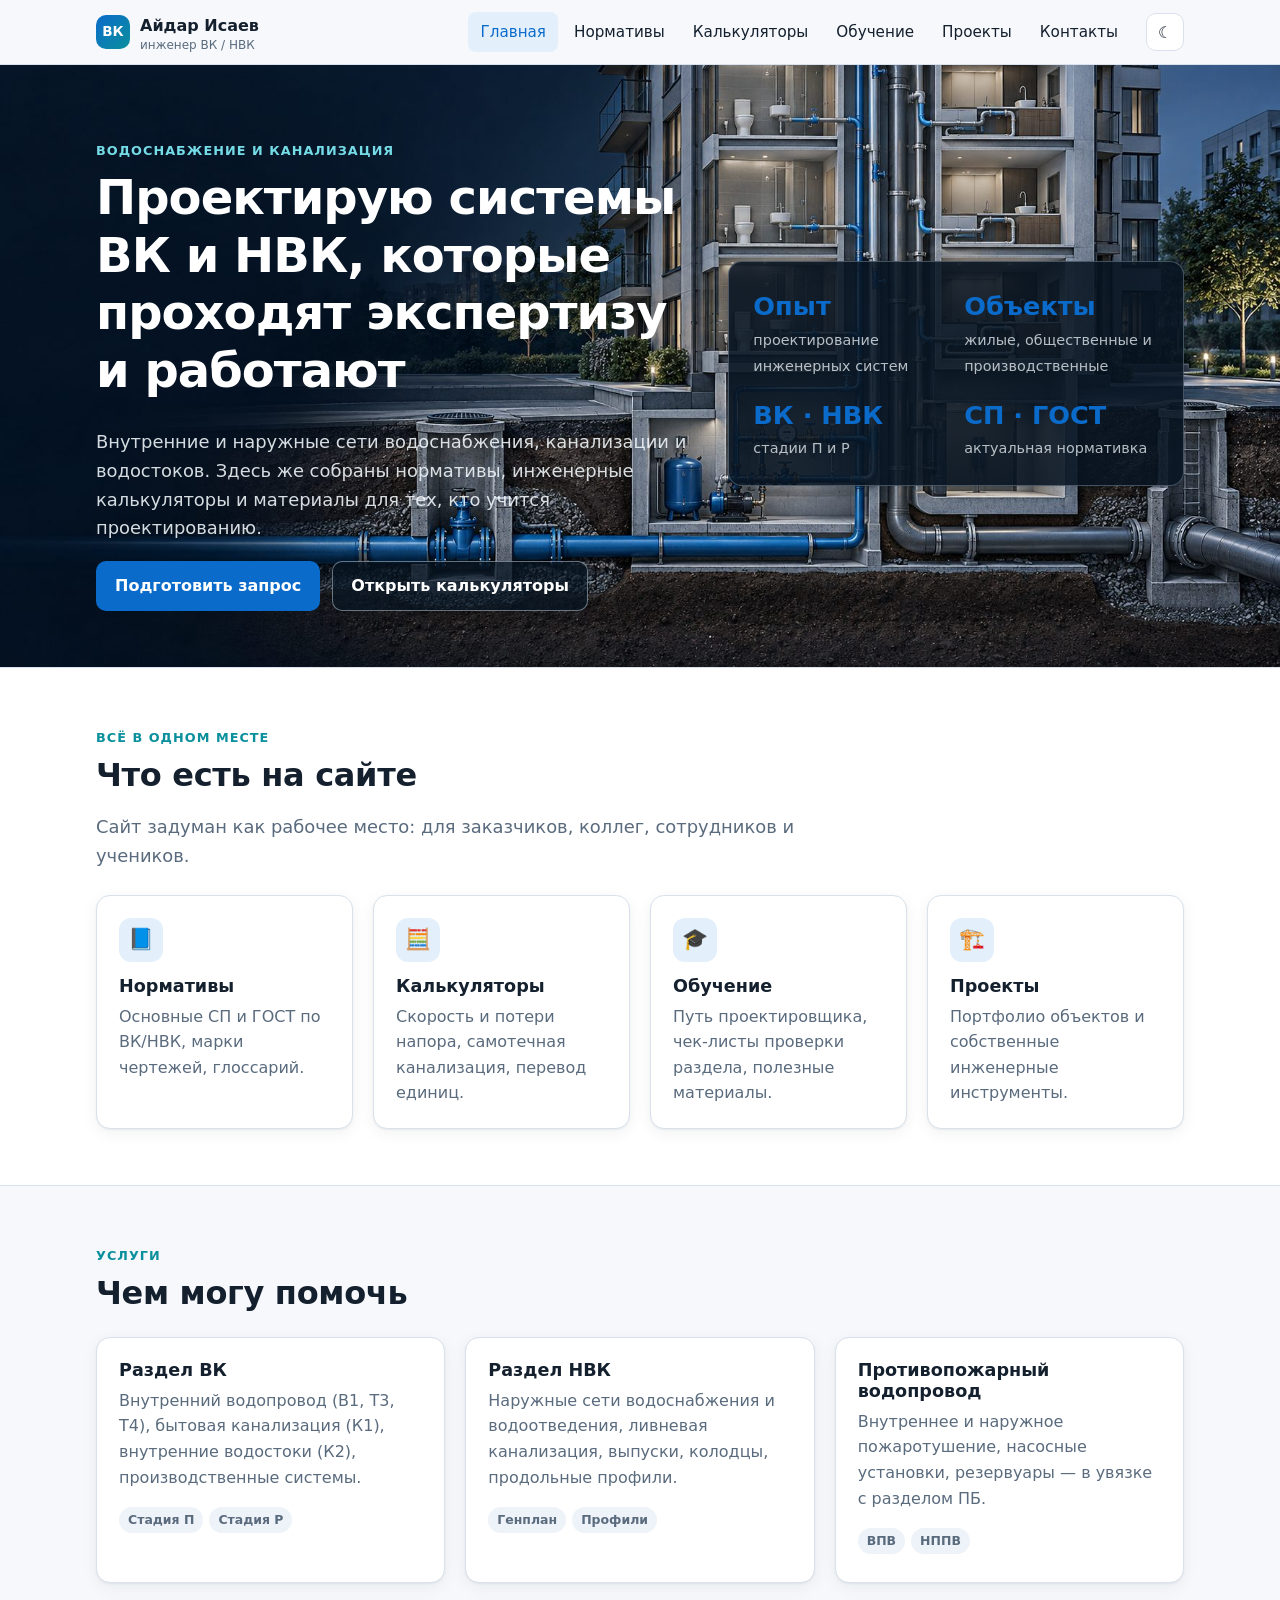
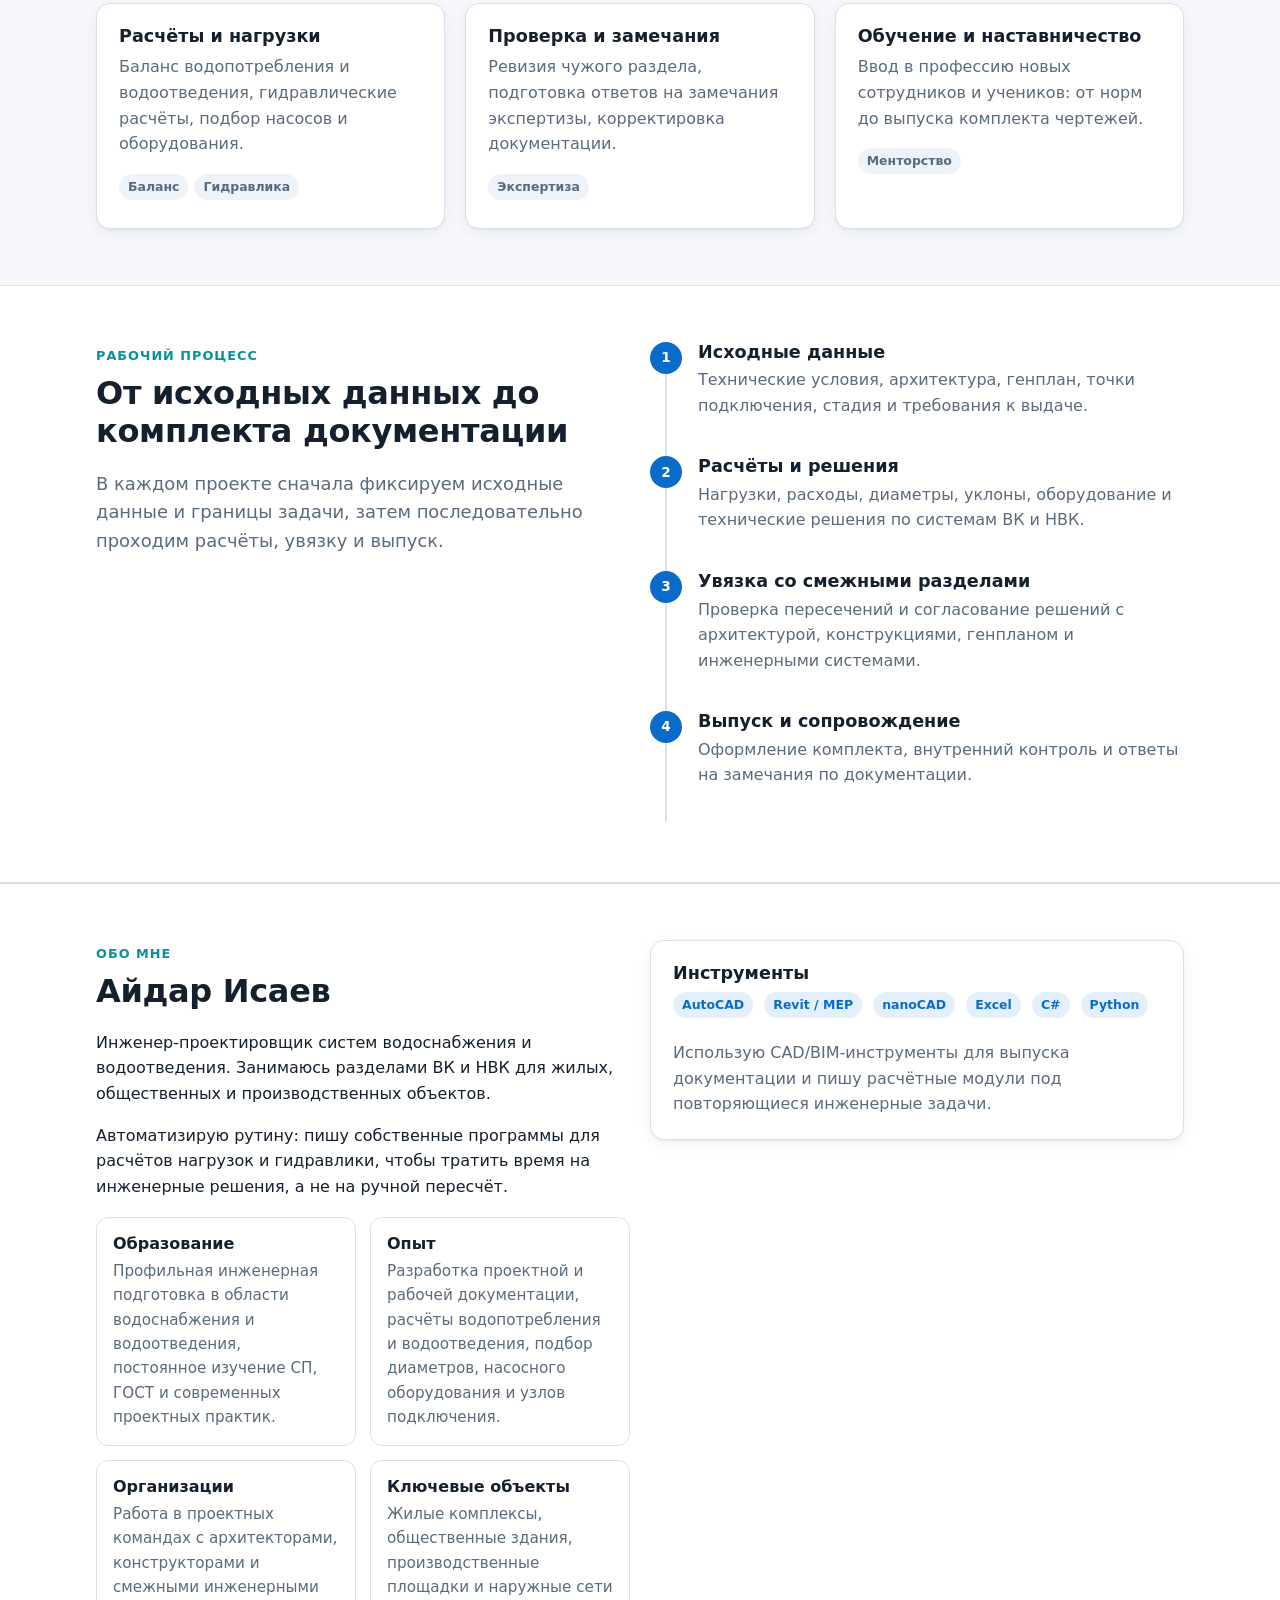
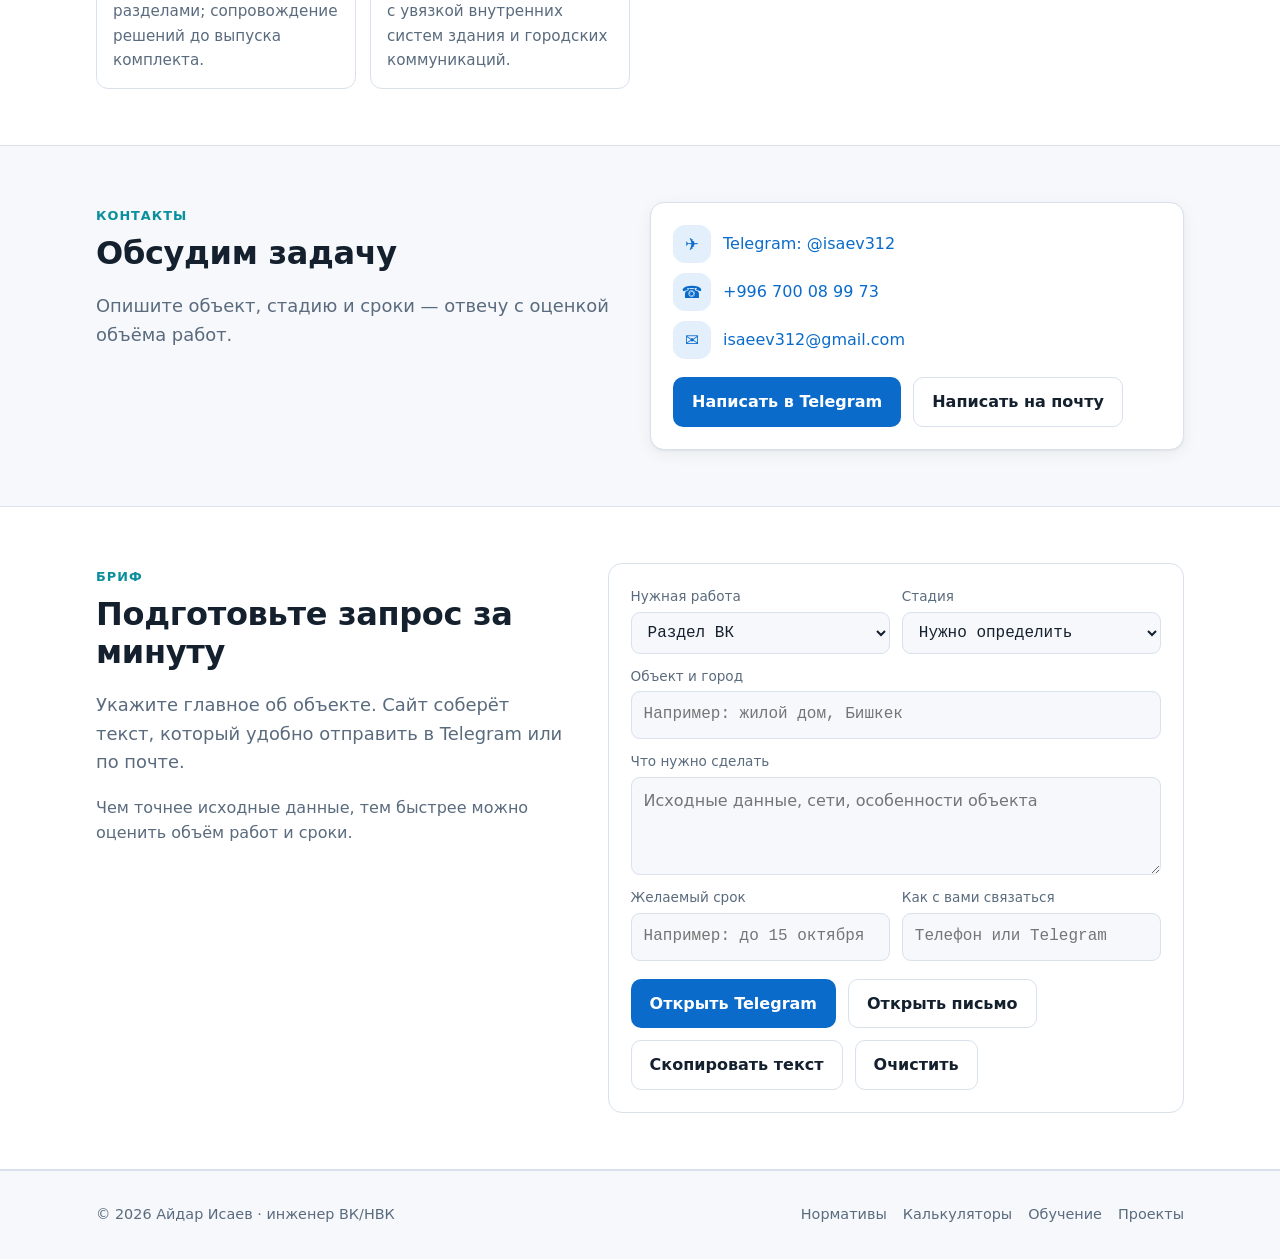
<file: index.html>
<!doctype html>
<html lang="ru">
<head>
  <meta charset="utf-8">
  <meta name="viewport" content="width=device-width, initial-scale=1">
  <title>Айдар Исаев — инженер ВК/НВК</title>
  <meta name="description" content="Инженер-проектировщик систем водоснабжения и канализации (ВК, НВК). Проектирование, нормативная база, инженерные калькуляторы и материалы для обучения.">
  <meta property="og:type" content="website">
  <meta property="og:title" content="Айдар Исаев — инженер ВК/НВК">
  <meta property="og:description" content="Проектирование внутренних и наружных сетей водоснабжения и канализации. Нормативы, калькуляторы, обучение.">
  <meta property="og:locale" content="ru_RU">
  <meta property="og:url" content="https://aidar-isaev-engineering.isaeev312.chatgpt.site/">
  <meta property="og:site_name" content="Айдар Исаев — инженер ВК/НВК">
  <meta property="og:image" content="https://aidar-isaev-engineering.isaeev312.chatgpt.site/assets/hero-water-systems.jpg">
  <meta property="og:image:alt" content="Инженерный разрез здания с системами водоснабжения и водоотведения">
  <meta name="twitter:card" content="summary_large_image">
  <meta name="theme-color" content="#0b6bcb">
  <link rel="canonical" href="https://aidar-isaev-engineering.isaeev312.chatgpt.site/">
  <link rel="icon" href="data:image/svg+xml,%3Csvg xmlns='http://www.w3.org/2000/svg' viewBox='0 0 64 64'%3E%3Crect width='64' height='64' rx='14' fill='%230b6bcb'/%3E%3Cpath d='M32 12c-8 11-14 18-14 26a14 14 0 0 0 28 0c0-8-6-15-14-26z' fill='%23fff'/%3E%3C/svg%3E">
  <link rel="stylesheet" href="assets/style.css">
  <script src="assets/main.js"></script>
  <script type="application/ld+json">
  {
    "@context": "https://schema.org",
    "@type": "Person",
    "name": "Айдар Исаев",
    "url": "https://aidar-isaev-engineering.isaeev312.chatgpt.site/",
    "jobTitle": "Инженер-проектировщик ВК/НВК",
    "description": "Проектирование внутренних и наружных систем водоснабжения и водоотведения для жилых, общественных и производственных объектов.",
    "email": "isaeev312@gmail.com",
    "telephone": "+996700089973",
    "sameAs": ["https://t.me/isaev312"],
    "knowsAbout": ["ВК", "НВК", "водоснабжение", "водоотведение", "гидравлические расчёты"]
  }
  </script>
</head>
<body>
<a class="skip-link" href="#main">Перейти к содержимому</a>

<header class="header">
  <div class="container header__inner">
    <a class="logo" href="index.html"><span class="logo__mark">ВК</span><span>Айдар Исаев<small>инженер ВК / НВК</small></span></a>
    <button class="icon-btn nav-toggle" type="button" aria-label="Меню" aria-expanded="false" aria-controls="main-nav">☰</button>
    <nav class="nav" id="main-nav" aria-label="Основное меню">
      <a href="index.html">Главная</a>
      <a href="norms.html">Нормативы</a>
      <a href="calc.html">Калькуляторы</a>
      <a href="learn.html">Обучение</a>
      <a href="projects.html">Проекты</a>
      <a href="index.html#contacts">Контакты</a>
    </nav>
    <button class="icon-btn" type="button" data-theme-toggle aria-label="Тема">☾</button>
  </div>
</header>

<main id="main">
  <!-- ===== HERO ===== -->
  <section class="hero">
    <div class="container hero__grid">
      <div>
        <span class="eyebrow">Водоснабжение и канализация</span>
        <h1>Проектирую системы ВК и НВК, которые проходят экспертизу и работают</h1>
        <p class="lead">Внутренние и наружные сети водоснабжения, канализации и водостоков. Здесь же собраны нормативы, инженерные калькуляторы и материалы для тех, кто учится проектированию.</p>
        <div class="btn-row">
          <a class="btn btn--primary" href="#brief">Подготовить запрос</a>
          <a class="btn btn--ghost" href="calc.html">Открыть калькуляторы</a>
        </div>
      </div>
      <div class="hero__card">
        <div class="stats">
          <div class="stat"><b>Опыт</b><span>проектирование инженерных систем</span></div>
          <div class="stat"><b>Объекты</b><span>жилые, общественные и производственные</span></div>
          <div class="stat"><b>ВК · НВК</b><span>стадии П и Р</span></div>
          <div class="stat"><b>СП · ГОСТ</b><span>актуальная нормативка</span></div>
        </div>
      </div>
    </div>
  </section>

  <!-- ===== ЧТО ЗДЕСЬ ЕСТЬ ===== -->
  <section class="section section--alt">
    <div class="container">
      <span class="eyebrow">Всё в одном месте</span>
      <h2>Что есть на сайте</h2>
      <p class="lead">Сайт задуман как рабочее место: для заказчиков, коллег, сотрудников и учеников.</p>
      <div class="grid grid--4" style="margin-top:24px">
        <a class="card" href="norms.html">
          <div class="card__icon">📘</div>
          <h3>Нормативы</h3>
          <p class="muted">Основные СП и ГОСТ по ВК/НВК, марки чертежей, глоссарий.</p>
        </a>
        <a class="card" href="calc.html">
          <div class="card__icon">🧮</div>
          <h3>Калькуляторы</h3>
          <p class="muted">Скорость и потери напора, самотечная канализация, перевод единиц.</p>
        </a>
        <a class="card" href="learn.html">
          <div class="card__icon">🎓</div>
          <h3>Обучение</h3>
          <p class="muted">Путь проектировщика, чек-листы проверки раздела, полезные материалы.</p>
        </a>
        <a class="card" href="projects.html">
          <div class="card__icon">🏗️</div>
          <h3>Проекты</h3>
          <p class="muted">Портфолио объектов и собственные инженерные инструменты.</p>
        </a>
      </div>
    </div>
  </section>

  <!-- ===== УСЛУГИ ===== -->
  <section class="section" id="services">
    <div class="container">
      <span class="eyebrow">Услуги</span>
      <h2>Чем могу помочь</h2>
      <div class="grid grid--3" style="margin-top:24px">
        <div class="card">
          <h3>Раздел ВК</h3>
          <p class="muted">Внутренний водопровод (В1, Т3, Т4), бытовая канализация (К1), внутренние водостоки (К2), производственные системы.</p>
          <span class="tag">Стадия П</span><span class="tag">Стадия Р</span>
        </div>
        <div class="card">
          <h3>Раздел НВК</h3>
          <p class="muted">Наружные сети водоснабжения и водоотведения, ливневая канализация, выпуски, колодцы, продольные профили.</p>
          <span class="tag">Генплан</span><span class="tag">Профили</span>
        </div>
        <div class="card">
          <h3>Противопожарный водопровод</h3>
          <p class="muted">Внутреннее и наружное пожаротушение, насосные установки, резервуары — в увязке с разделом ПБ.</p>
          <span class="tag">ВПВ</span><span class="tag">НППВ</span>
        </div>
        <div class="card">
          <h3>Расчёты и нагрузки</h3>
          <p class="muted">Баланс водопотребления и водоотведения, гидравлические расчёты, подбор насосов и оборудования.</p>
          <span class="tag">Баланс</span><span class="tag">Гидравлика</span>
        </div>
        <div class="card">
          <h3>Проверка и замечания</h3>
          <p class="muted">Ревизия чужого раздела, подготовка ответов на замечания экспертизы, корректировка документации.</p>
          <span class="tag">Экспертиза</span>
        </div>
        <div class="card">
          <h3>Обучение и наставничество</h3>
          <p class="muted">Ввод в профессию новых сотрудников и учеников: от норм до выпуска комплекта чертежей.</p>
          <span class="tag">Менторство</span>
        </div>
      </div>
    </div>
  </section>

  <!-- ===== ПРОЦЕСС ===== -->
  <section class="section section--alt" id="process">
    <div class="container grid grid--2" style="align-items:start">
      <div>
        <span class="eyebrow">Рабочий процесс</span>
        <h2>От исходных данных до комплекта документации</h2>
        <p class="lead">В каждом проекте сначала фиксируем исходные данные и границы задачи, затем последовательно проходим расчёты, увязку и выпуск.</p>
      </div>
      <ol class="timeline">
        <li data-step="1">
          <h3>Исходные данные</h3>
          <p class="muted">Технические условия, архитектура, генплан, точки подключения, стадия и требования к выдаче.</p>
        </li>
        <li data-step="2">
          <h3>Расчёты и решения</h3>
          <p class="muted">Нагрузки, расходы, диаметры, уклоны, оборудование и технические решения по системам ВК и НВК.</p>
        </li>
        <li data-step="3">
          <h3>Увязка со смежными разделами</h3>
          <p class="muted">Проверка пересечений и согласование решений с архитектурой, конструкциями, генпланом и инженерными системами.</p>
        </li>
        <li data-step="4">
          <h3>Выпуск и сопровождение</h3>
          <p class="muted">Оформление комплекта, внутренний контроль и ответы на замечания по документации.</p>
        </li>
      </ol>
    </div>
  </section>

  <!-- ===== ОБО МНЕ ===== -->
  <section class="section section--alt" id="about">
    <div class="container grid grid--2" style="align-items:start">
      <div>
        <span class="eyebrow">Обо мне</span>
        <h2>Айдар Исаев</h2>
        <p>Инженер-проектировщик систем водоснабжения и водоотведения. Занимаюсь разделами ВК и НВК для жилых, общественных и производственных объектов.</p>
        <p>Автоматизирую рутину: пишу собственные программы для расчётов нагрузок и гидравлики, чтобы тратить время на инженерные решения, а не на ручной пересчёт.</p>
        <div class="about-facts">
          <div>
            <h3>Образование</h3>
            <p class="muted">Профильная инженерная подготовка в области водоснабжения и водоотведения, постоянное изучение СП, ГОСТ и современных проектных практик.</p>
          </div>
          <div>
            <h3>Опыт</h3>
            <p class="muted">Разработка проектной и рабочей документации, расчёты водопотребления и водоотведения, подбор диаметров, насосного оборудования и узлов подключения.</p>
          </div>
          <div>
            <h3>Организации</h3>
            <p class="muted">Работа в проектных командах с архитекторами, конструкторами и смежными инженерными разделами; сопровождение решений до выпуска комплекта.</p>
          </div>
          <div>
            <h3>Ключевые объекты</h3>
            <p class="muted">Жилые комплексы, общественные здания, производственные площадки и наружные сети с увязкой внутренних систем здания и городских коммуникаций.</p>
          </div>
        </div>
      </div>
      <div class="card">
        <h3>Инструменты</h3>
        <p>
          <span class="tag tag--accent">AutoCAD</span>
          <span class="tag tag--accent">Revit / MEP</span>
          <span class="tag tag--accent">nanoCAD</span>
          <span class="tag tag--accent">Excel</span>
          <span class="tag tag--accent">C#</span>
          <span class="tag tag--accent">Python</span>
        </p>
        <p class="muted" style="margin-top:8px">Использую CAD/BIM-инструменты для выпуска документации и пишу расчётные модули под повторяющиеся инженерные задачи.</p>
      </div>
    </div>
  </section>

  <!-- ===== КОНТАКТЫ ===== -->
  <section class="section" id="contacts">
    <div class="container grid grid--2" style="align-items:start">
      <div>
        <span class="eyebrow">Контакты</span>
        <h2>Обсудим задачу</h2>
        <p class="lead">Опишите объект, стадию и сроки — отвечу с оценкой объёма работ.</p>
      </div>
      <div class="card">
        <ul class="contact-list">
          <li><span class="card__icon">✈</span><a href="https://t.me/isaev312" rel="noopener" target="_blank">Telegram: @isaev312</a></li>
          <li><span class="card__icon">☎</span><a href="tel:+996700089973">+996 700 08 99 73</a></li>
          <li><span class="card__icon">✉</span><a href="mailto:isaeev312@gmail.com">isaeev312@gmail.com</a></li>
        </ul>
        <div class="btn-row" style="margin-top:18px">
          <a class="btn btn--primary" href="https://t.me/isaev312" rel="noopener" target="_blank">Написать в Telegram</a>
          <a class="btn btn--ghost" href="mailto:isaeev312@gmail.com?subject=%D0%9F%D1%80%D0%BE%D0%B5%D0%BA%D1%82%20%D0%92%D0%9A%2F%D0%9D%D0%92%D0%9A">Написать на почту</a>
        </div>
      </div>
    </div>
  </section>

  <section class="section section--alt" id="brief">
    <div class="container brief">
      <div class="brief__intro">
        <span class="eyebrow">Бриф</span>
        <h2>Подготовьте запрос за минуту</h2>
        <p class="lead">Укажите главное об объекте. Сайт соберёт текст, который удобно отправить в Telegram или по почте.</p>
        <p class="muted">Чем точнее исходные данные, тем быстрее можно оценить объём работ и сроки.</p>
      </div>
      <form class="card brief-form" data-brief-form>
        <div class="fields">
          <div class="field">
            <label for="brief-service">Нужная работа</label>
            <select id="brief-service" name="service">
              <option value="Раздел ВК">Раздел ВК</option>
              <option value="Раздел НВК">Раздел НВК</option>
              <option value="ВК и НВК">ВК и НВК</option>
              <option value="Проверка документации">Проверка документации</option>
              <option value="Расчёты и консультация">Расчёты и консультация</option>
            </select>
          </div>
          <div class="field">
            <label for="brief-stage">Стадия</label>
            <select id="brief-stage" name="stage">
              <option value="Нужно определить">Нужно определить</option>
              <option value="Проектная документация">Проектная документация</option>
              <option value="Рабочая документация">Рабочая документация</option>
              <option value="Корректировка документации">Корректировка документации</option>
            </select>
          </div>
          <div class="field field--full">
            <label for="brief-object">Объект и город</label>
            <input id="brief-object" name="object" type="text" placeholder="Например: жилой дом, Бишкек" autocomplete="off" required>
          </div>
          <div class="field field--full">
            <label for="brief-task">Что нужно сделать</label>
            <textarea id="brief-task" name="task" rows="3" placeholder="Исходные данные, сети, особенности объекта" required></textarea>
          </div>
          <div class="field">
            <label for="brief-deadline">Желаемый срок</label>
            <input id="brief-deadline" name="deadline" type="text" placeholder="Например: до 15 октября" autocomplete="off">
          </div>
          <div class="field">
            <label for="brief-contact">Как с вами связаться</label>
            <input id="brief-contact" name="contact" type="text" placeholder="Телефон или Telegram" autocomplete="off" required>
          </div>
        </div>
        <div class="brief-form__actions">
          <button class="btn btn--primary" type="submit">Открыть Telegram</button>
          <button class="btn btn--ghost" type="button" data-brief-email>Открыть письмо</button>
          <button class="btn btn--ghost" type="button" data-brief-copy>Скопировать текст</button>
          <button class="btn btn--ghost" type="reset" data-brief-reset>Очистить</button>
          <span class="brief-form__status" data-brief-status aria-live="polite"></span>
        </div>
      </form>
    </div>
  </section>
</main>

<footer class="footer">
  <div class="container footer__inner">
    <span>© <span data-year>2026</span> Айдар Исаев · инженер ВК/НВК</span>
    <nav aria-label="Навигация в подвале">
      <a href="norms.html">Нормативы</a>
      <a href="calc.html">Калькуляторы</a>
      <a href="learn.html">Обучение</a>
      <a href="projects.html">Проекты</a>
    </nav>
  </div>
</footer>
</body>
</html>
</file>
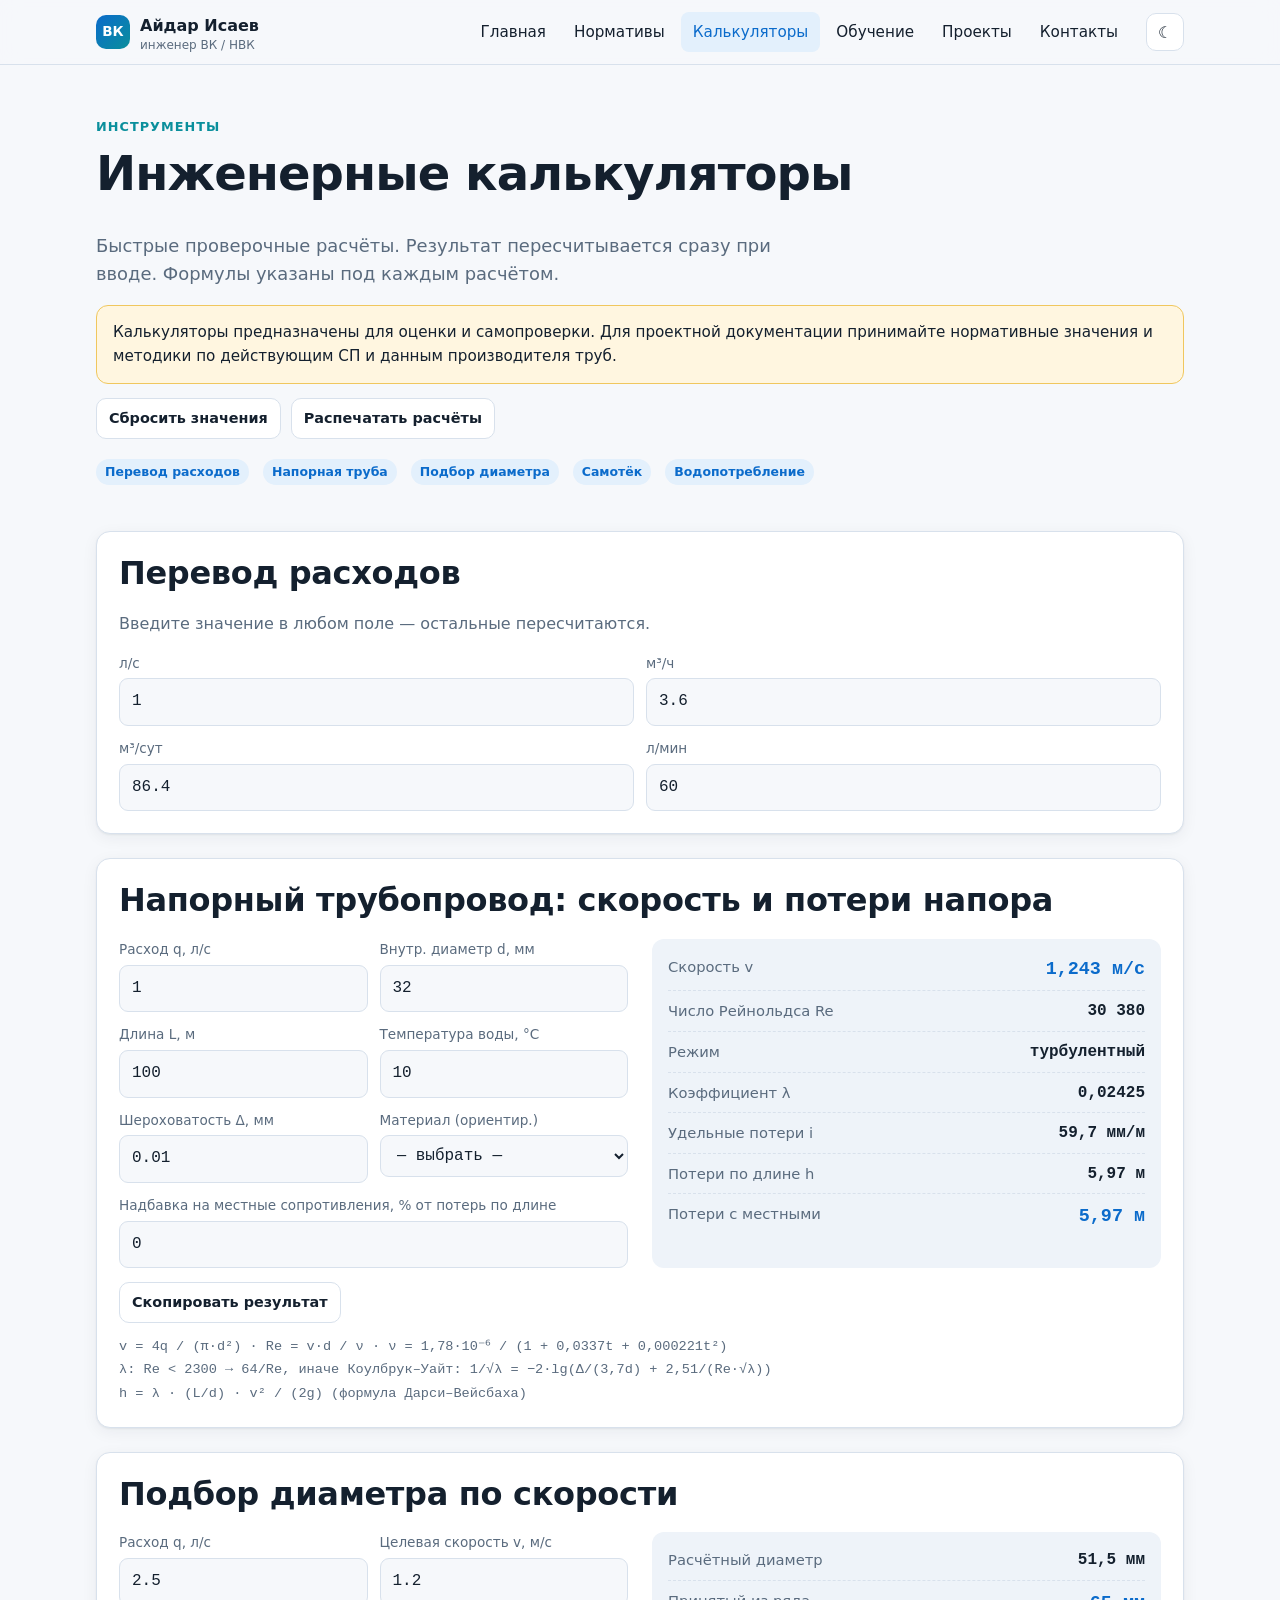
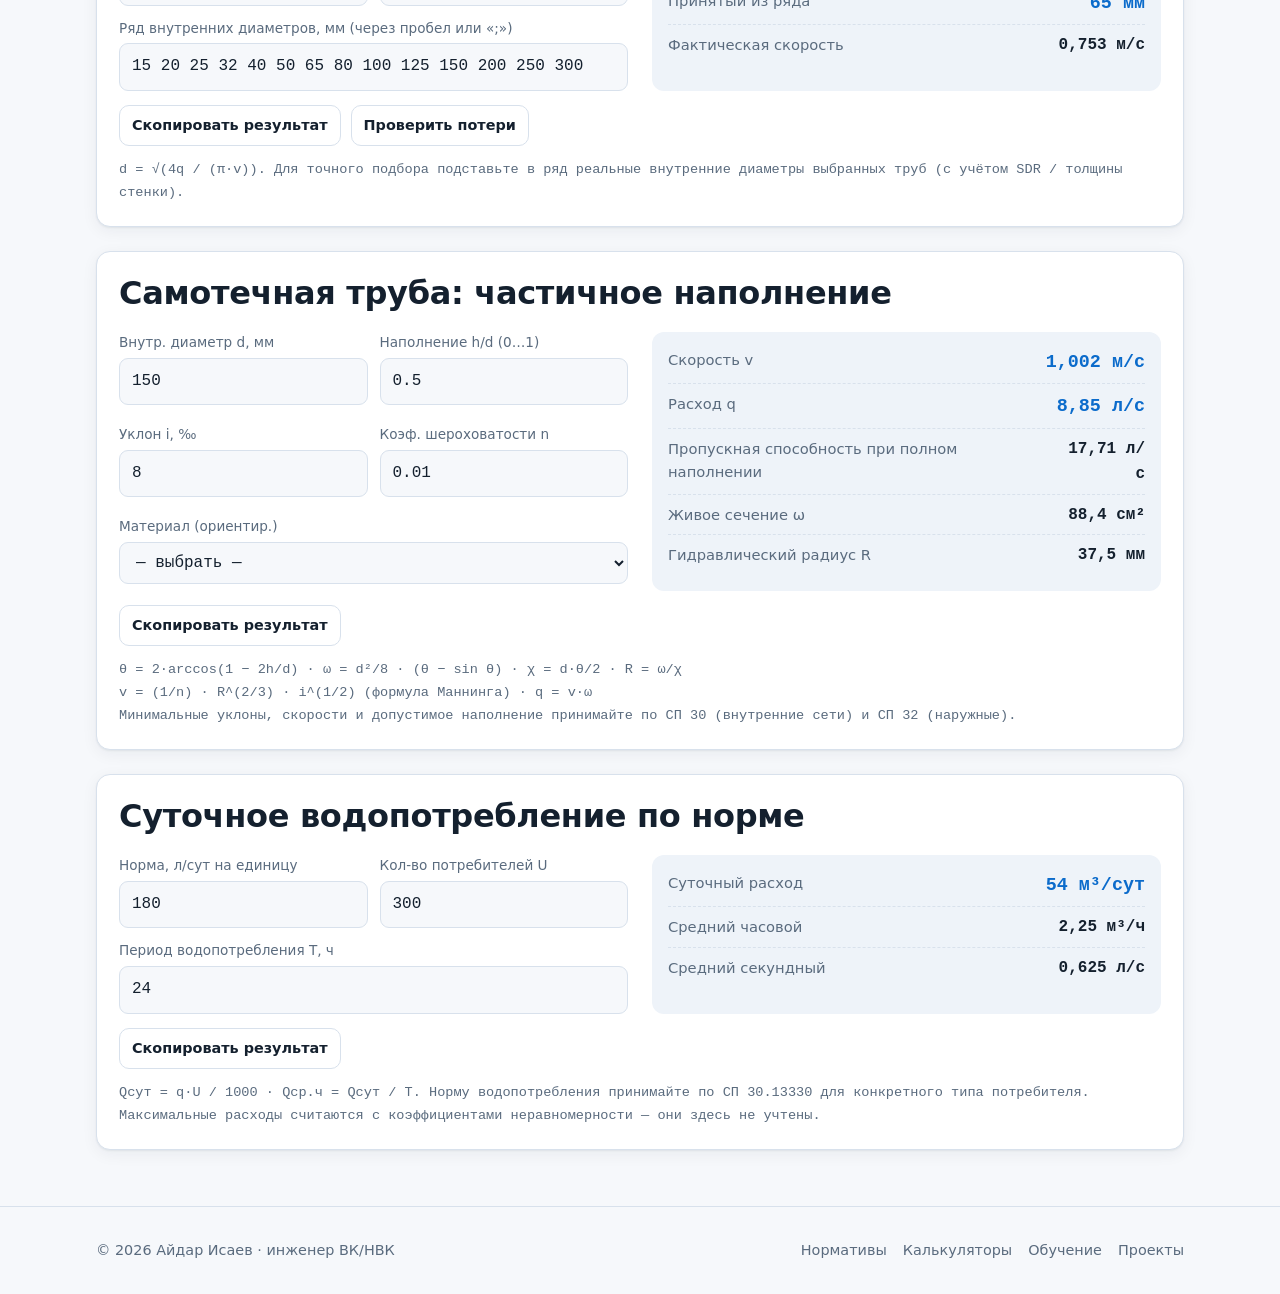
<file: calc.html>
<!doctype html>
<html lang="ru">
<head>
  <meta charset="utf-8">
  <meta name="viewport" content="width=device-width, initial-scale=1">
  <title>Калькуляторы ВК/НВК — Айдар Исаев</title>
  <meta name="description" content="Онлайн-калькуляторы для инженера ВК/НВК: скорость и потери напора в трубе, подбор диаметра, самотечная канализация с частичным наполнением, перевод расходов, суточное водопотребление.">
  <meta property="og:title" content="Калькуляторы ВК/НВК">
  <meta property="og:description" content="Гидравлика напорных и самотечных трубопроводов, перевод расходов и водопотребление.">
  <meta property="og:type" content="website">
  <meta property="og:locale" content="ru_RU">
  <meta property="og:url" content="https://aidar-isaev-engineering.isaeev312.chatgpt.site/calc">
  <meta property="og:site_name" content="Айдар Исаев — инженер ВК/НВК">
  <meta property="og:image" content="https://aidar-isaev-engineering.isaeev312.chatgpt.site/assets/hero-water-systems.jpg">
  <meta property="og:image:alt" content="Инженерный разрез здания с системами водоснабжения и водоотведения">
  <meta name="twitter:card" content="summary_large_image">
  <meta name="theme-color" content="#0b6bcb">
  <link rel="canonical" href="https://aidar-isaev-engineering.isaeev312.chatgpt.site/calc">
  <link rel="icon" href="data:image/svg+xml,%3Csvg xmlns='http://www.w3.org/2000/svg' viewBox='0 0 64 64'%3E%3Crect width='64' height='64' rx='14' fill='%230b6bcb'/%3E%3Cpath d='M32 12c-8 11-14 18-14 26a14 14 0 0 0 28 0c0-8-6-15-14-26z' fill='%23fff'/%3E%3C/svg%3E">
  <link rel="stylesheet" href="assets/style.css">
  <script src="assets/main.js"></script>
  <script src="assets/calc.js" defer></script>
</head>
<body>
<a class="skip-link" href="#main">Перейти к содержимому</a>

<header class="header">
  <div class="container header__inner">
    <a class="logo" href="index.html"><span class="logo__mark">ВК</span><span>Айдар Исаев<small>инженер ВК / НВК</small></span></a>
    <button class="icon-btn nav-toggle" type="button" aria-label="Меню" aria-expanded="false" aria-controls="main-nav">☰</button>
    <nav class="nav" id="main-nav" aria-label="Основное меню">
      <a href="index.html">Главная</a>
      <a href="norms.html">Нормативы</a>
      <a href="calc.html">Калькуляторы</a>
      <a href="learn.html">Обучение</a>
      <a href="projects.html">Проекты</a>
      <a href="index.html#contacts">Контакты</a>
    </nav>
    <button class="icon-btn" type="button" data-theme-toggle aria-label="Тема">☾</button>
  </div>
</header>

<main id="main">
  <section class="page-head">
    <div class="container">
      <span class="eyebrow">Инструменты</span>
      <h1>Инженерные калькуляторы</h1>
      <p class="lead">Быстрые проверочные расчёты. Результат пересчитывается сразу при вводе. Формулы указаны под каждым расчётом.</p>
      <div class="note" style="margin-top:16px">
        Калькуляторы предназначены для оценки и самопроверки. Для проектной документации принимайте нормативные значения и методики по действующим СП и данным производителя труб.
      </div>
      <div class="calc-state">
        <button class="btn btn--ghost" type="button" data-reset-calculators>Сбросить значения</button>
        <button class="btn btn--ghost" type="button" data-print-page>Распечатать расчёты</button>
        <span data-calc-state-status aria-live="polite"></span>
      </div>
      <div class="toc">
        <a class="tag tag--accent" href="#units">Перевод расходов</a>
        <a class="tag tag--accent" href="#pipe">Напорная труба</a>
        <a class="tag tag--accent" href="#diam">Подбор диаметра</a>
        <a class="tag tag--accent" href="#gravity">Самотёк</a>
        <a class="tag tag--accent" href="#daily">Водопотребление</a>
      </div>
    </div>
  </section>

  <section class="section" style="padding-top:16px">
    <div class="container">

      <!-- 1. Перевод расходов -->
      <div class="card calc" id="units">
        <h2>Перевод расходов</h2>
        <p class="muted">Введите значение в любом поле — остальные пересчитаются.</p>
        <div class="fields">
          <div class="field"><label for="u-ls">л/с</label><input id="u-ls" type="number" step="any" value="1" inputmode="decimal"></div>
          <div class="field"><label for="u-m3h">м³/ч</label><input id="u-m3h" type="number" step="any" inputmode="decimal"></div>
          <div class="field"><label for="u-m3d">м³/сут</label><input id="u-m3d" type="number" step="any" inputmode="decimal"></div>
          <div class="field"><label for="u-lmin">л/мин</label><input id="u-lmin" type="number" step="any" inputmode="decimal"></div>
        </div>
      </div>

      <!-- 2. Напорный трубопровод -->
      <div class="card calc" id="pipe">
        <h2>Напорный трубопровод: скорость и потери напора</h2>
        <div class="calc__grid">
          <div>
            <div class="fields">
              <div class="field"><label for="p-q">Расход q, л/с</label><input id="p-q" type="number" step="any" value="1" inputmode="decimal"></div>
              <div class="field"><label for="p-d">Внутр. диаметр d, мм</label><input id="p-d" type="number" step="any" value="32" inputmode="decimal"></div>
              <div class="field"><label for="p-l">Длина L, м</label><input id="p-l" type="number" step="any" value="100" inputmode="decimal"></div>
              <div class="field"><label for="p-t">Температура воды, °C</label><input id="p-t" type="number" step="any" value="10" inputmode="decimal"></div>
              <div class="field"><label for="p-k">Шероховатость Δ, мм</label><input id="p-k" type="number" step="any" value="0.01" inputmode="decimal"></div>
              <div class="field"><label for="p-k-preset">Материал (ориентир.)</label>
                <select id="p-k-preset" data-preset="p-k">
                  <option value="">— выбрать —</option>
                  <option value="0.01">Полимеры (ПЭ, ПП, ПВХ) ≈ 0,01</option>
                  <option value="0.0015">Медь ≈ 0,0015</option>
                  <option value="0.1">Сталь новая ≈ 0,1</option>
                  <option value="0.5">Сталь б/у ≈ 0,5</option>
                  <option value="0.25">Чугун ≈ 0,25</option>
                </select>
              </div>
              <div class="field field--full"><label for="p-local">Надбавка на местные сопротивления, % от потерь по длине</label><input id="p-local" type="number" min="0" step="any" value="0" inputmode="decimal"></div>
            </div>
          </div>
          <div class="result" aria-live="polite">
            <div class="result__row result__row--main"><span>Скорость v</span><b id="p-v">—</b></div>
            <div class="result__row"><span>Число Рейнольдса Re</span><b id="p-re">—</b></div>
            <div class="result__row"><span>Режим</span><b id="p-regime">—</b></div>
            <div class="result__row"><span>Коэффициент λ</span><b id="p-lambda">—</b></div>
            <div class="result__row"><span>Удельные потери i</span><b id="p-i">—</b></div>
            <div class="result__row"><span>Потери по длине h</span><b id="p-h">—</b></div>
            <div class="result__row result__row--main"><span>Потери с местными</span><b id="p-htot">—</b></div>
          </div>
        </div>
        <p class="status status--warn" id="p-status" hidden aria-live="polite"></p>
        <div class="result-actions">
          <button class="btn btn--ghost" type="button" data-copy-result="#pipe .result">Скопировать результат</button>
          <span class="result-actions__status" data-copy-status aria-live="polite"></span>
        </div>
        <div class="formula">
          v = 4q / (π·d²) · Re = v·d / ν · ν = 1,78·10⁻⁶ / (1 + 0,0337t + 0,000221t²)<br>
          λ: Re &lt; 2300 → 64/Re, иначе Коулбрук–Уайт: 1/√λ = −2·lg(Δ/(3,7d) + 2,51/(Re·√λ))<br>
          h = λ · (L/d) · v² / (2g)  (формула Дарси–Вейсбаха)
        </div>
      </div>

      <!-- 3. Подбор диаметра -->
      <div class="card calc" id="diam">
        <h2>Подбор диаметра по скорости</h2>
        <div class="calc__grid">
          <div class="fields">
            <div class="field"><label for="d-q">Расход q, л/с</label><input id="d-q" type="number" step="any" value="2.5" inputmode="decimal"></div>
            <div class="field"><label for="d-v">Целевая скорость v, м/с</label><input id="d-v" type="number" step="any" value="1.2" inputmode="decimal"></div>
            <div class="field field--full"><label for="d-series">Ряд внутренних диаметров, мм (через пробел или «;»)</label><input id="d-series" type="text" value="15 20 25 32 40 50 65 80 100 125 150 200 250 300"></div>
          </div>
          <div class="result" aria-live="polite">
            <div class="result__row"><span>Расчётный диаметр</span><b id="d-d">—</b></div>
            <div class="result__row result__row--main"><span>Принятый из ряда</span><b id="d-dn">—</b></div>
            <div class="result__row"><span>Фактическая скорость</span><b id="d-vreal">—</b></div>
          </div>
        </div>
        <p class="status status--warn" id="d-status" hidden aria-live="polite"></p>
        <div class="result-actions">
          <button class="btn btn--ghost" type="button" data-copy-result="#diam .result">Скопировать результат</button>
          <button class="btn btn--ghost" type="button" data-use-diameter>Проверить потери</button>
          <span class="result-actions__status" data-copy-status aria-live="polite"></span>
        </div>
        <div class="formula">d = √(4q / (π·v)). Для точного подбора подставьте в ряд реальные внутренние диаметры выбранных труб (с учётом SDR / толщины стенки).</div>
      </div>

      <!-- 4. Самотёк -->
      <div class="card calc" id="gravity">
        <h2>Самотечная труба: частичное наполнение</h2>
        <div class="calc__grid">
          <div class="fields">
            <div class="field"><label for="g-d">Внутр. диаметр d, мм</label><input id="g-d" type="number" step="any" value="150" inputmode="decimal"></div>
            <div class="field"><label for="g-fill">Наполнение h/d (0…1)</label><input id="g-fill" type="number" step="0.05" min="0" max="1" value="0.5" inputmode="decimal"></div>
            <div class="field"><label for="g-i">Уклон i, ‰</label><input id="g-i" type="number" step="any" value="8" inputmode="decimal"></div>
            <div class="field"><label for="g-n">Коэф. шероховатости n</label><input id="g-n" type="number" step="any" value="0.01" inputmode="decimal"></div>
            <div class="field field--full"><label for="g-n-preset">Материал (ориентир.)</label>
              <select id="g-n-preset" data-preset="g-n">
                <option value="">— выбрать —</option>
                <option value="0.01">Полимерные трубы ≈ 0,010</option>
                <option value="0.013">Чугун, керамика ≈ 0,013</option>
                <option value="0.014">Бетон, железобетон ≈ 0,014</option>
              </select>
            </div>
          </div>
          <div class="result" aria-live="polite">
            <div class="result__row result__row--main"><span>Скорость v</span><b id="g-v">—</b></div>
            <div class="result__row result__row--main"><span>Расход q</span><b id="g-q">—</b></div>
            <div class="result__row"><span>Пропускная способность при полном наполнении</span><b id="g-qfull">—</b></div>
            <div class="result__row"><span>Живое сечение ω</span><b id="g-a">—</b></div>
            <div class="result__row"><span>Гидравлический радиус R</span><b id="g-r">—</b></div>
          </div>
        </div>
        <p class="status status--warn" id="g-status" hidden aria-live="polite"></p>
        <div class="result-actions">
          <button class="btn btn--ghost" type="button" data-copy-result="#gravity .result">Скопировать результат</button>
          <span class="result-actions__status" data-copy-status aria-live="polite"></span>
        </div>
        <div class="formula">
          θ = 2·arccos(1 − 2h/d) · ω = d²/8 · (θ − sin θ) · χ = d·θ/2 · R = ω/χ<br>
          v = (1/n) · R^(2/3) · i^(1/2)  (формула Маннинга) · q = v·ω<br>
          Минимальные уклоны, скорости и допустимое наполнение принимайте по СП 30 (внутренние сети) и СП 32 (наружные).
        </div>
      </div>

      <!-- 5. Водопотребление -->
      <div class="card calc" id="daily">
        <h2>Суточное водопотребление по норме</h2>
        <div class="calc__grid">
          <div class="fields">
            <div class="field"><label for="w-norm">Норма, л/сут на единицу</label><input id="w-norm" type="number" step="any" value="180" inputmode="decimal"></div>
            <div class="field"><label for="w-count">Кол-во потребителей U</label><input id="w-count" type="number" step="any" value="300" inputmode="decimal"></div>
            <div class="field field--full"><label for="w-hours">Период водопотребления T, ч</label><input id="w-hours" type="number" min="0.01" max="24" step="any" value="24" inputmode="decimal"></div>
          </div>
          <div class="result" aria-live="polite">
            <div class="result__row result__row--main"><span>Суточный расход</span><b id="w-day">—</b></div>
            <div class="result__row"><span>Средний часовой</span><b id="w-hour">—</b></div>
            <div class="result__row"><span>Средний секундный</span><b id="w-sec">—</b></div>
          </div>
        </div>
        <p class="status status--warn" id="w-status" hidden aria-live="polite"></p>
        <div class="result-actions">
          <button class="btn btn--ghost" type="button" data-copy-result="#daily .result">Скопировать результат</button>
          <span class="result-actions__status" data-copy-status aria-live="polite"></span>
        </div>
        <div class="formula">Qсут = q·U / 1000 · Qср.ч = Qсут / T. Норму водопотребления принимайте по СП 30.13330 для конкретного типа потребителя. Максимальные расходы считаются с коэффициентами неравномерности — они здесь не учтены.</div>
      </div>

    </div>
  </section>
</main>

<footer class="footer">
  <div class="container footer__inner">
    <span>© <span data-year>2026</span> Айдар Исаев · инженер ВК/НВК</span>
    <nav aria-label="Навигация в подвале">
      <a href="norms.html">Нормативы</a>
      <a href="calc.html">Калькуляторы</a>
      <a href="learn.html">Обучение</a>
      <a href="projects.html">Проекты</a>
    </nav>
  </div>
</footer>
</body>
</html>
</file>
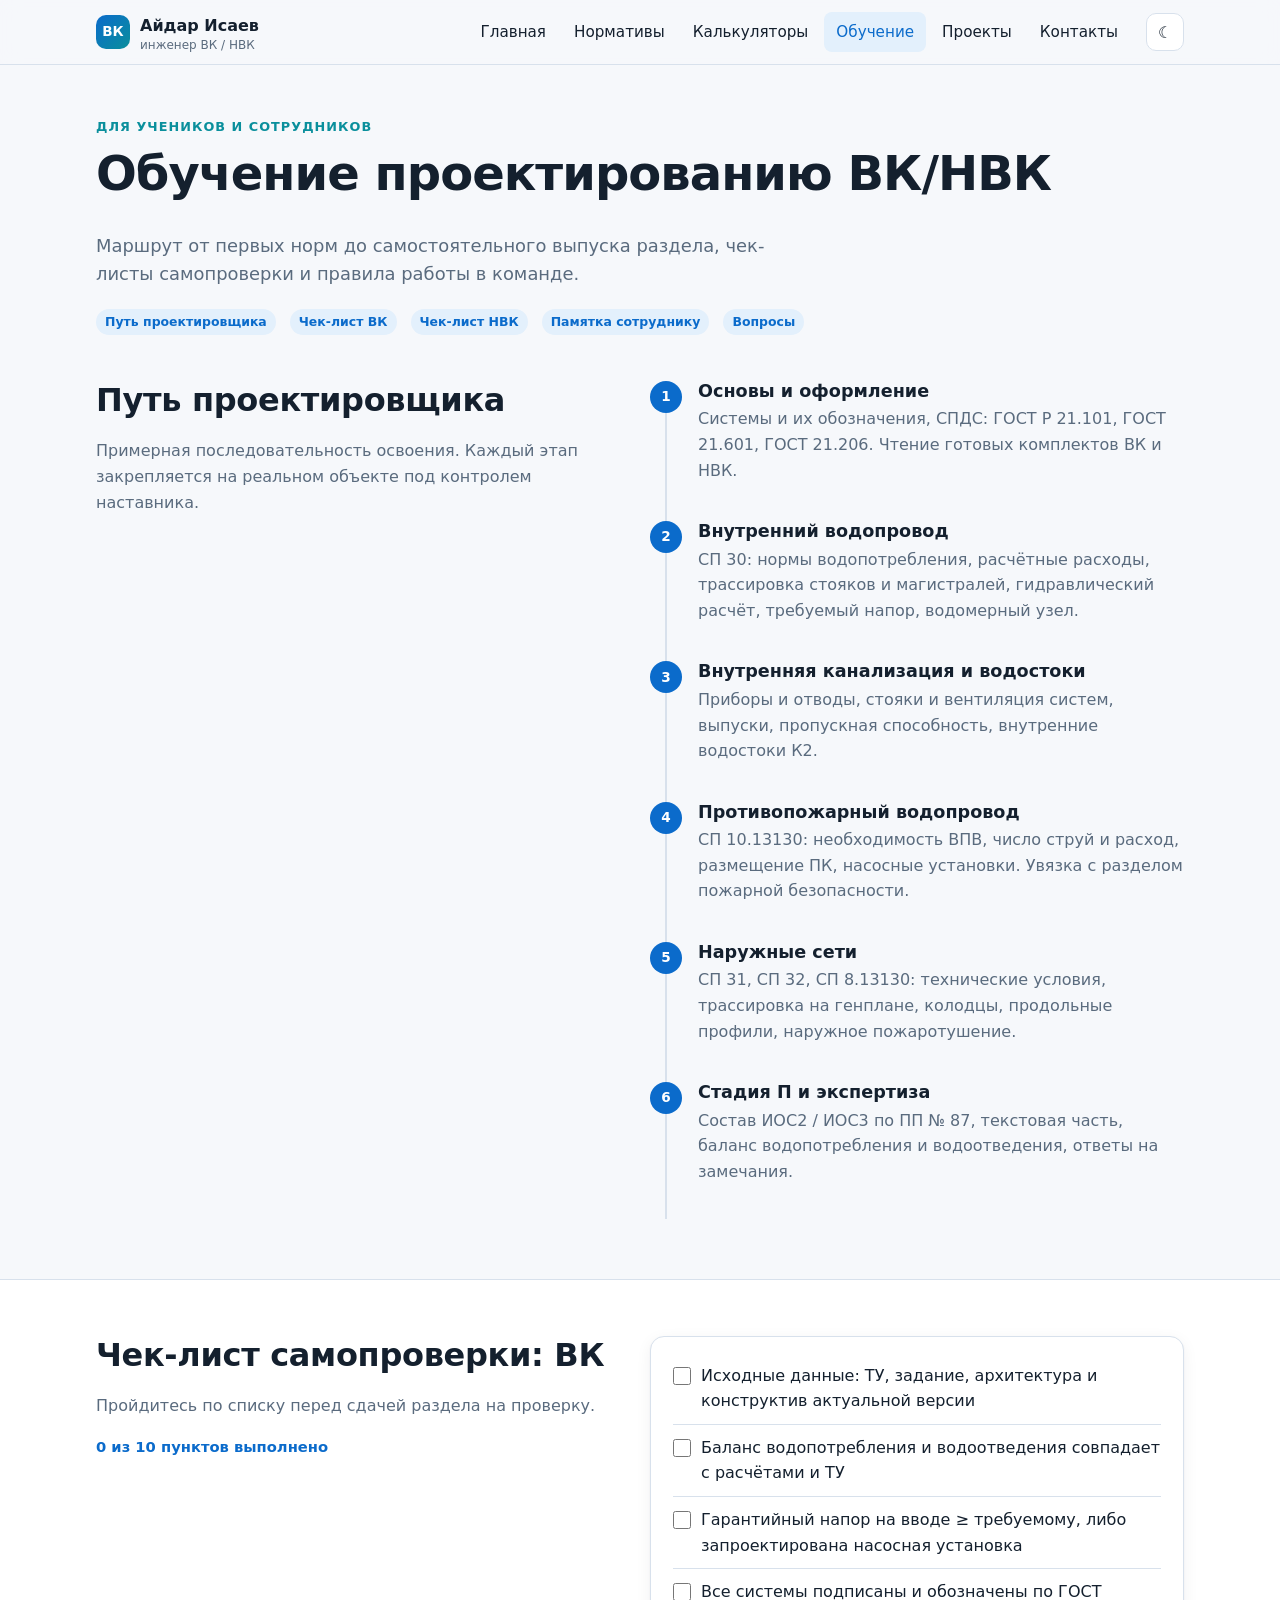
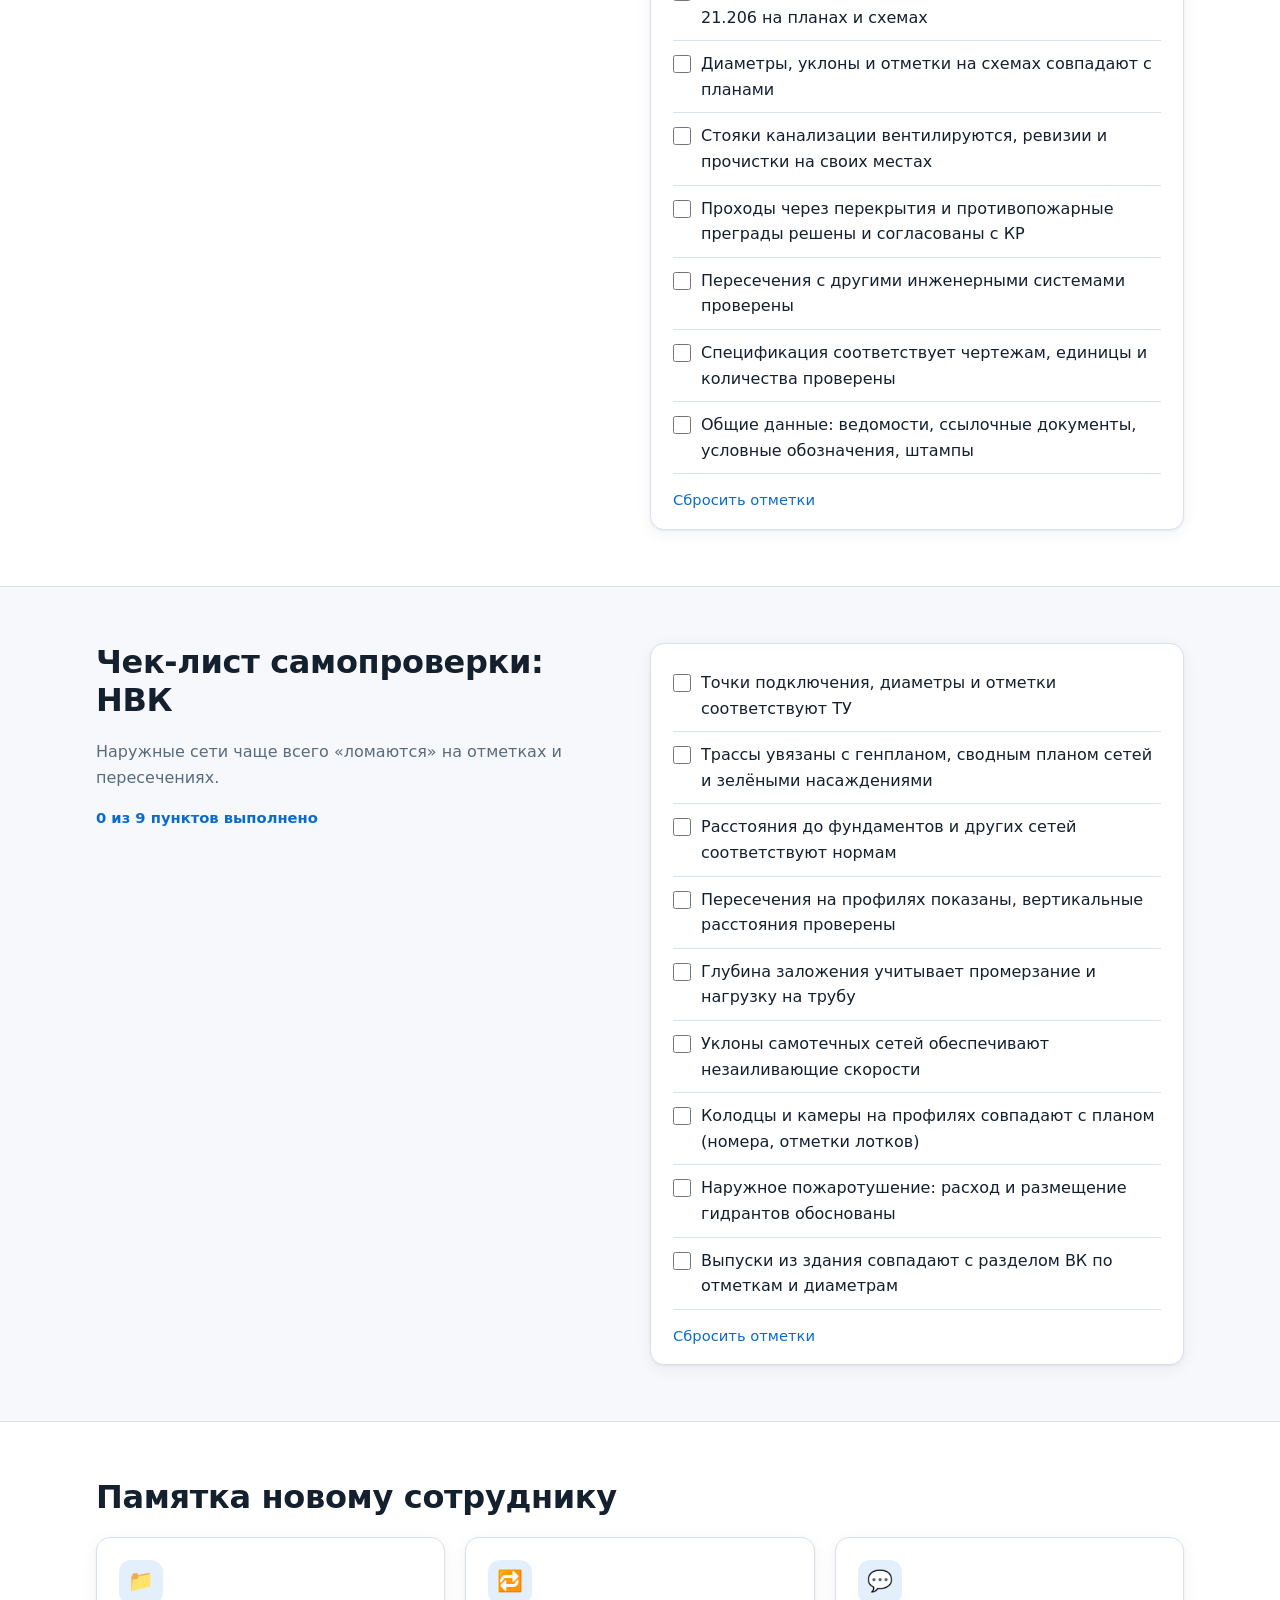
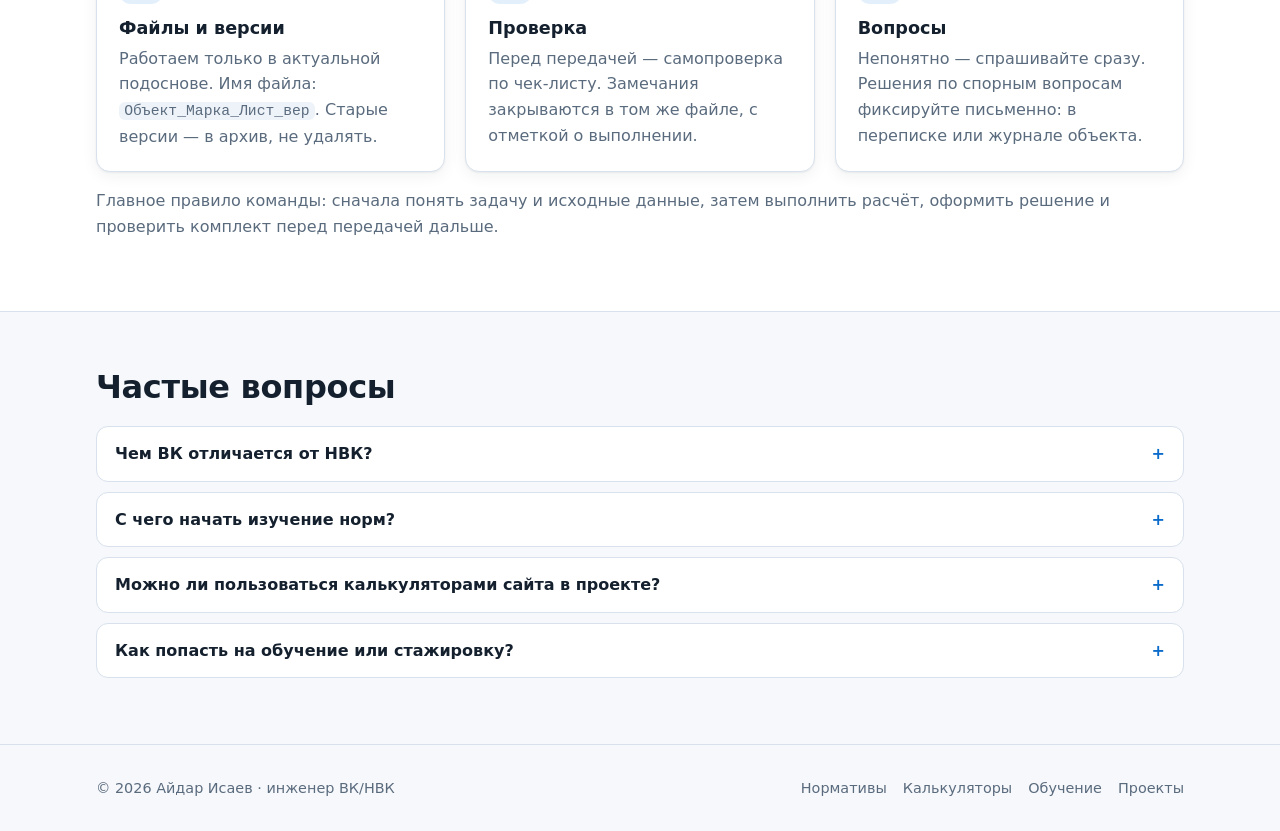
<file: learn.html>
<!doctype html>
<html lang="ru">
<head>
  <meta charset="utf-8">
  <meta name="viewport" content="width=device-width, initial-scale=1">
  <title>Обучение проектированию ВК/НВК — Айдар Исаев</title>
  <meta name="description" content="Путь проектировщика ВК/НВК, чек-листы самопроверки раздела, памятка для новых сотрудников и полезные материалы.">
  <meta property="og:title" content="Обучение проектированию ВК/НВК">
  <meta property="og:description" content="Путь проектировщика, чек-листы проверки и памятка для сотрудников.">
  <meta property="og:type" content="website">
  <meta property="og:locale" content="ru_RU">
  <meta property="og:url" content="https://aidar-isaev-engineering.isaeev312.chatgpt.site/learn">
  <meta property="og:site_name" content="Айдар Исаев — инженер ВК/НВК">
  <meta property="og:image" content="https://aidar-isaev-engineering.isaeev312.chatgpt.site/assets/hero-water-systems.jpg">
  <meta property="og:image:alt" content="Инженерный разрез здания с системами водоснабжения и водоотведения">
  <meta name="twitter:card" content="summary_large_image">
  <meta name="theme-color" content="#0b6bcb">
  <link rel="canonical" href="https://aidar-isaev-engineering.isaeev312.chatgpt.site/learn">
  <link rel="icon" href="data:image/svg+xml,%3Csvg xmlns='http://www.w3.org/2000/svg' viewBox='0 0 64 64'%3E%3Crect width='64' height='64' rx='14' fill='%230b6bcb'/%3E%3Cpath d='M32 12c-8 11-14 18-14 26a14 14 0 0 0 28 0c0-8-6-15-14-26z' fill='%23fff'/%3E%3C/svg%3E">
  <link rel="stylesheet" href="assets/style.css">
  <script src="assets/main.js"></script>
</head>
<body>
<a class="skip-link" href="#main">Перейти к содержимому</a>

<header class="header">
  <div class="container header__inner">
    <a class="logo" href="index.html"><span class="logo__mark">ВК</span><span>Айдар Исаев<small>инженер ВК / НВК</small></span></a>
    <button class="icon-btn nav-toggle" type="button" aria-label="Меню" aria-expanded="false" aria-controls="main-nav">☰</button>
    <nav class="nav" id="main-nav" aria-label="Основное меню">
      <a href="index.html">Главная</a>
      <a href="norms.html">Нормативы</a>
      <a href="calc.html">Калькуляторы</a>
      <a href="learn.html">Обучение</a>
      <a href="projects.html">Проекты</a>
      <a href="index.html#contacts">Контакты</a>
    </nav>
    <button class="icon-btn" type="button" data-theme-toggle aria-label="Тема">☾</button>
  </div>
</header>

<main id="main">
  <section class="page-head">
    <div class="container">
      <span class="eyebrow">Для учеников и сотрудников</span>
      <h1>Обучение проектированию ВК/НВК</h1>
      <p class="lead">Маршрут от первых норм до самостоятельного выпуска раздела, чек-листы самопроверки и правила работы в команде.</p>
      <div class="toc">
        <a class="tag tag--accent" href="#path">Путь проектировщика</a>
        <a class="tag tag--accent" href="#check-vk">Чек-лист ВК</a>
        <a class="tag tag--accent" href="#check-nvk">Чек-лист НВК</a>
        <a class="tag tag--accent" href="#team">Памятка сотруднику</a>
        <a class="tag tag--accent" href="#faq">Вопросы</a>
      </div>
    </div>
  </section>

  <section class="section" id="path" style="padding-top:16px">
    <div class="container grid grid--2" style="align-items:start">
      <div>
        <h2>Путь проектировщика</h2>
        <p class="muted">Примерная последовательность освоения. Каждый этап закрепляется на реальном объекте под контролем наставника.</p>
      </div>
      <ol class="timeline">
        <li data-step="1"><h3>Основы и оформление</h3><p class="muted">Системы и их обозначения, СПДС: ГОСТ Р 21.101, ГОСТ 21.601, ГОСТ 21.206. Чтение готовых комплектов ВК и НВК.</p></li>
        <li data-step="2"><h3>Внутренний водопровод</h3><p class="muted">СП 30: нормы водопотребления, расчётные расходы, трассировка стояков и магистралей, гидравлический расчёт, требуемый напор, водомерный узел.</p></li>
        <li data-step="3"><h3>Внутренняя канализация и водостоки</h3><p class="muted">Приборы и отводы, стояки и вентиляция систем, выпуски, пропускная способность, внутренние водостоки К2.</p></li>
        <li data-step="4"><h3>Противопожарный водопровод</h3><p class="muted">СП 10.13130: необходимость ВПВ, число струй и расход, размещение ПК, насосные установки. Увязка с разделом пожарной безопасности.</p></li>
        <li data-step="5"><h3>Наружные сети</h3><p class="muted">СП 31, СП 32, СП 8.13130: технические условия, трассировка на генплане, колодцы, продольные профили, наружное пожаротушение.</p></li>
        <li data-step="6"><h3>Стадия П и экспертиза</h3><p class="muted">Состав ИОС2 / ИОС3 по ПП № 87, текстовая часть, баланс водопотребления и водоотведения, ответы на замечания.</p></li>
      </ol>
    </div>
  </section>

  <section class="section section--alt" id="check-vk">
    <div class="container grid grid--2" style="align-items:start">
      <div>
        <h2>Чек-лист самопроверки: ВК</h2>
        <p class="muted">Пройдитесь по списку перед сдачей раздела на проверку.</p>
        <p class="checklist-progress" data-check-progress="vk" aria-live="polite"></p>
      </div>
      <div class="checklist card" data-checklist="vk">
        <label><input type="checkbox"><span>Исходные данные: ТУ, задание, архитектура и конструктив актуальной версии</span></label>
        <label><input type="checkbox"><span>Баланс водопотребления и водоотведения совпадает с расчётами и ТУ</span></label>
        <label><input type="checkbox"><span>Гарантийный напор на вводе ≥ требуемому, либо запроектирована насосная установка</span></label>
        <label><input type="checkbox"><span>Все системы подписаны и обозначены по ГОСТ 21.206 на планах и схемах</span></label>
        <label><input type="checkbox"><span>Диаметры, уклоны и отметки на схемах совпадают с планами</span></label>
        <label><input type="checkbox"><span>Стояки канализации вентилируются, ревизии и прочистки на своих местах</span></label>
        <label><input type="checkbox"><span>Проходы через перекрытия и противопожарные преграды решены и согласованы с КР</span></label>
        <label><input type="checkbox"><span>Пересечения с другими инженерными системами проверены</span></label>
        <label><input type="checkbox"><span>Спецификация соответствует чертежам, единицы и количества проверены</span></label>
        <label><input type="checkbox"><span>Общие данные: ведомости, ссылочные документы, условные обозначения, штампы</span></label>
        <button class="checklist__reset" type="button" data-checklist-reset="vk">Сбросить отметки</button>
      </div>
    </div>
  </section>

  <section class="section" id="check-nvk">
    <div class="container grid grid--2" style="align-items:start">
      <div>
        <h2>Чек-лист самопроверки: НВК</h2>
        <p class="muted">Наружные сети чаще всего «ломаются» на отметках и пересечениях.</p>
        <p class="checklist-progress" data-check-progress="nvk" aria-live="polite"></p>
      </div>
      <div class="checklist card" data-checklist="nvk">
        <label><input type="checkbox"><span>Точки подключения, диаметры и отметки соответствуют ТУ</span></label>
        <label><input type="checkbox"><span>Трассы увязаны с генпланом, сводным планом сетей и зелёными насаждениями</span></label>
        <label><input type="checkbox"><span>Расстояния до фундаментов и других сетей соответствуют нормам</span></label>
        <label><input type="checkbox"><span>Пересечения на профилях показаны, вертикальные расстояния проверены</span></label>
        <label><input type="checkbox"><span>Глубина заложения учитывает промерзание и нагрузку на трубу</span></label>
        <label><input type="checkbox"><span>Уклоны самотечных сетей обеспечивают незаиливающие скорости</span></label>
        <label><input type="checkbox"><span>Колодцы и камеры на профилях совпадают с планом (номера, отметки лотков)</span></label>
        <label><input type="checkbox"><span>Наружное пожаротушение: расход и размещение гидрантов обоснованы</span></label>
        <label><input type="checkbox"><span>Выпуски из здания совпадают с разделом ВК по отметкам и диаметрам</span></label>
        <button class="checklist__reset" type="button" data-checklist-reset="nvk">Сбросить отметки</button>
      </div>
    </div>
  </section>

  <section class="section section--alt" id="team">
    <div class="container">
      <h2>Памятка новому сотруднику</h2>
      <div class="grid grid--3" style="margin-top:20px">
        <div class="card">
          <div class="card__icon">📁</div>
          <h3>Файлы и версии</h3>
          <p class="muted">Работаем только в актуальной подоснове. Имя файла: <code>Объект_Марка_Лист_вер</code>. Старые версии — в архив, не удалять.</p>
        </div>
        <div class="card">
          <div class="card__icon">🔁</div>
          <h3>Проверка</h3>
          <p class="muted">Перед передачей — самопроверка по чек-листу. Замечания закрываются в том же файле, с отметкой о выполнении.</p>
        </div>
        <div class="card">
          <div class="card__icon">💬</div>
          <h3>Вопросы</h3>
          <p class="muted">Непонятно — спрашивайте сразу. Решения по спорным вопросам фиксируйте письменно: в переписке или журнале объекта.</p>
        </div>
      </div>
      <p class="muted" style="margin-top:16px">Главное правило команды: сначала понять задачу и исходные данные, затем выполнить расчёт, оформить решение и проверить комплект перед передачей дальше.</p>
    </div>
  </section>

  <section class="section" id="faq">
    <div class="container">
      <h2>Частые вопросы</h2>
      <details>
        <summary>Чем ВК отличается от НВК?</summary>
        <p class="muted">ВК — внутренние системы здания: от ввода водопровода до приборов и от приборов до выпуска канализации. НВК — наружные сети на участке и подключение к городским сетям. Граница обычно проходит по наружной стене здания или первому колодцу.</p>
      </details>
      <details>
        <summary>С чего начать изучение норм?</summary>
        <p class="muted">С СП 30.13330 и ГОСТ 21.601 — параллельно с разбором готового комплекта ВК. Так сразу видно, как требования норм превращаются в чертежи.</p>
      </details>
      <details>
        <summary>Можно ли пользоваться калькуляторами сайта в проекте?</summary>
        <p class="muted">Как инструментом самопроверки — да. В проектную документацию закладываются расчёты по методикам действующих СП с нормативными коэффициентами и данными производителя оборудования.</p>
      </details>
      <details>
        <summary>Как попасть на обучение или стажировку?</summary>
        <p class="muted">Напишите в Telegram <a href="https://t.me/isaev312" rel="noopener" target="_blank">@isaev312</a> — расскажите о себе и своём опыте.</p>
      </details>
    </div>
  </section>
</main>

<footer class="footer">
  <div class="container footer__inner">
    <span>© <span data-year>2026</span> Айдар Исаев · инженер ВК/НВК</span>
    <nav aria-label="Навигация в подвале">
      <a href="norms.html">Нормативы</a>
      <a href="calc.html">Калькуляторы</a>
      <a href="learn.html">Обучение</a>
      <a href="projects.html">Проекты</a>
    </nav>
  </div>
</footer>
</body>
</html>
</file>
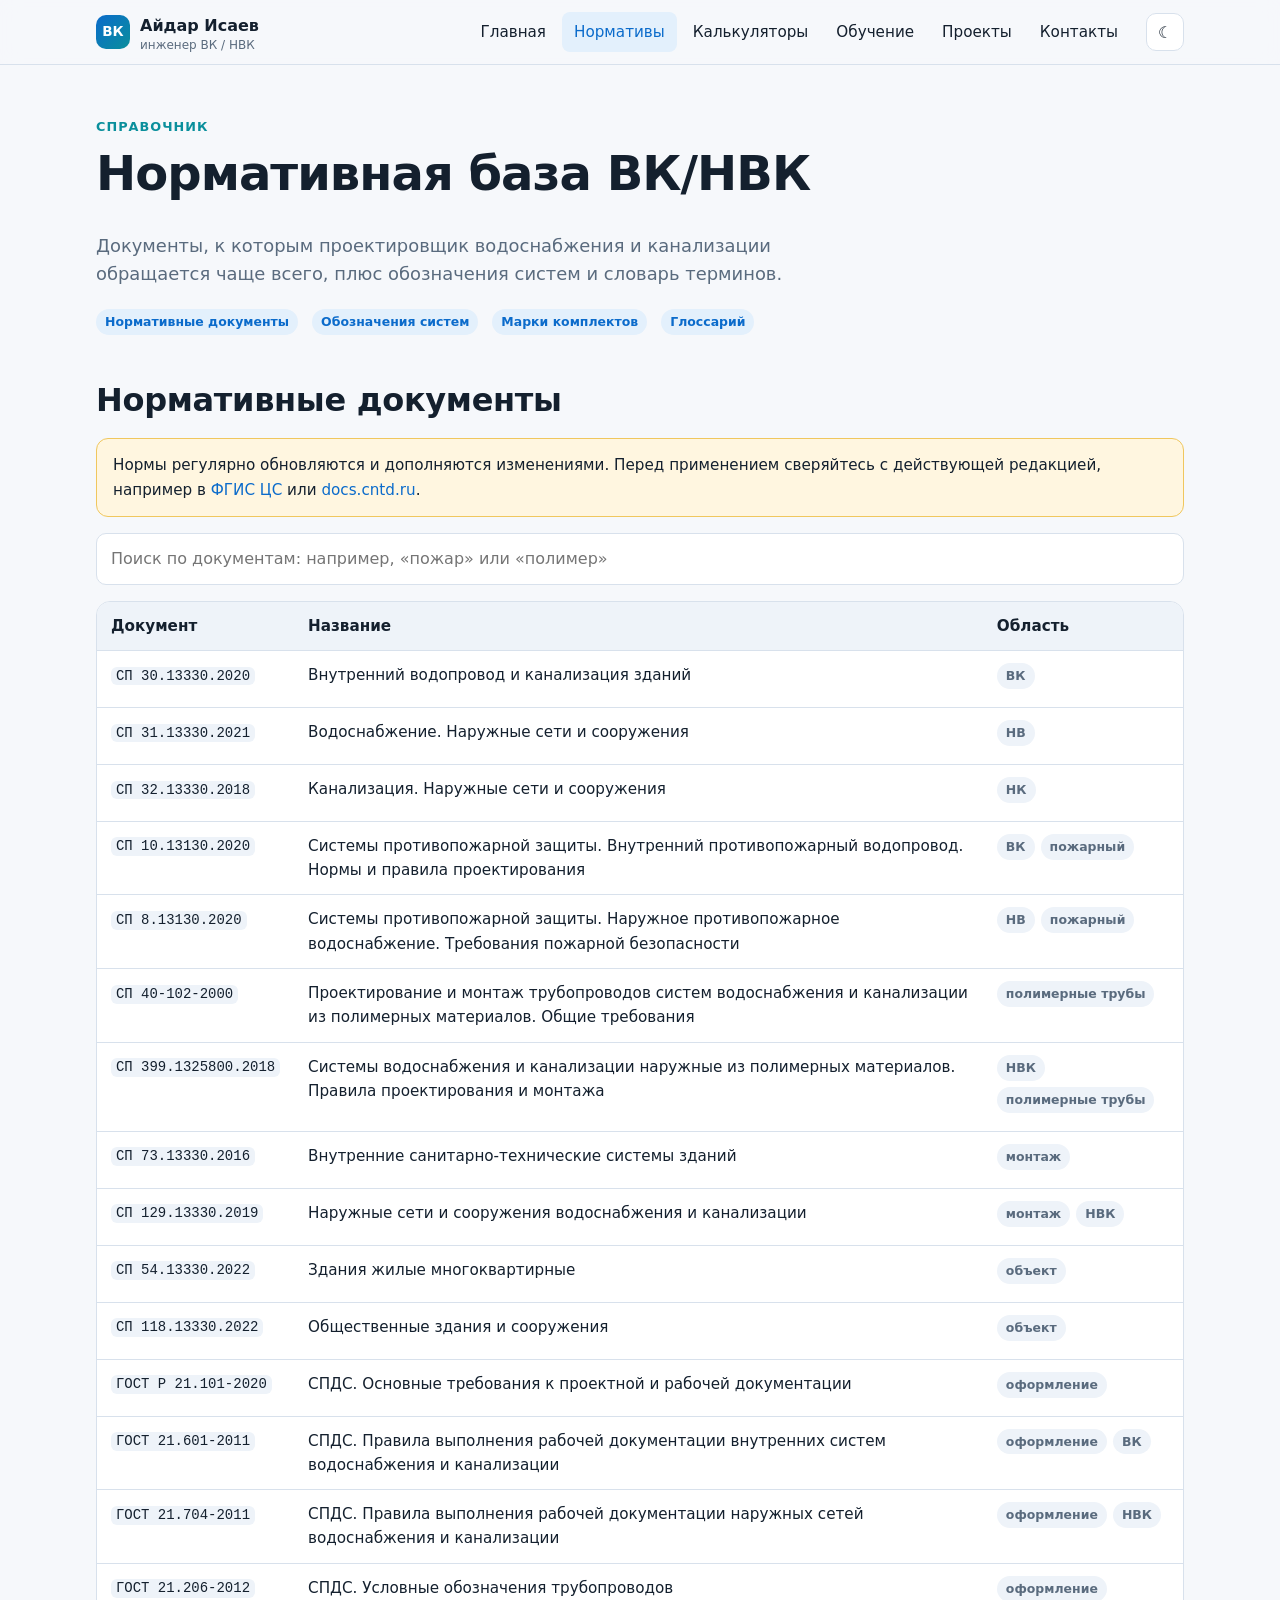
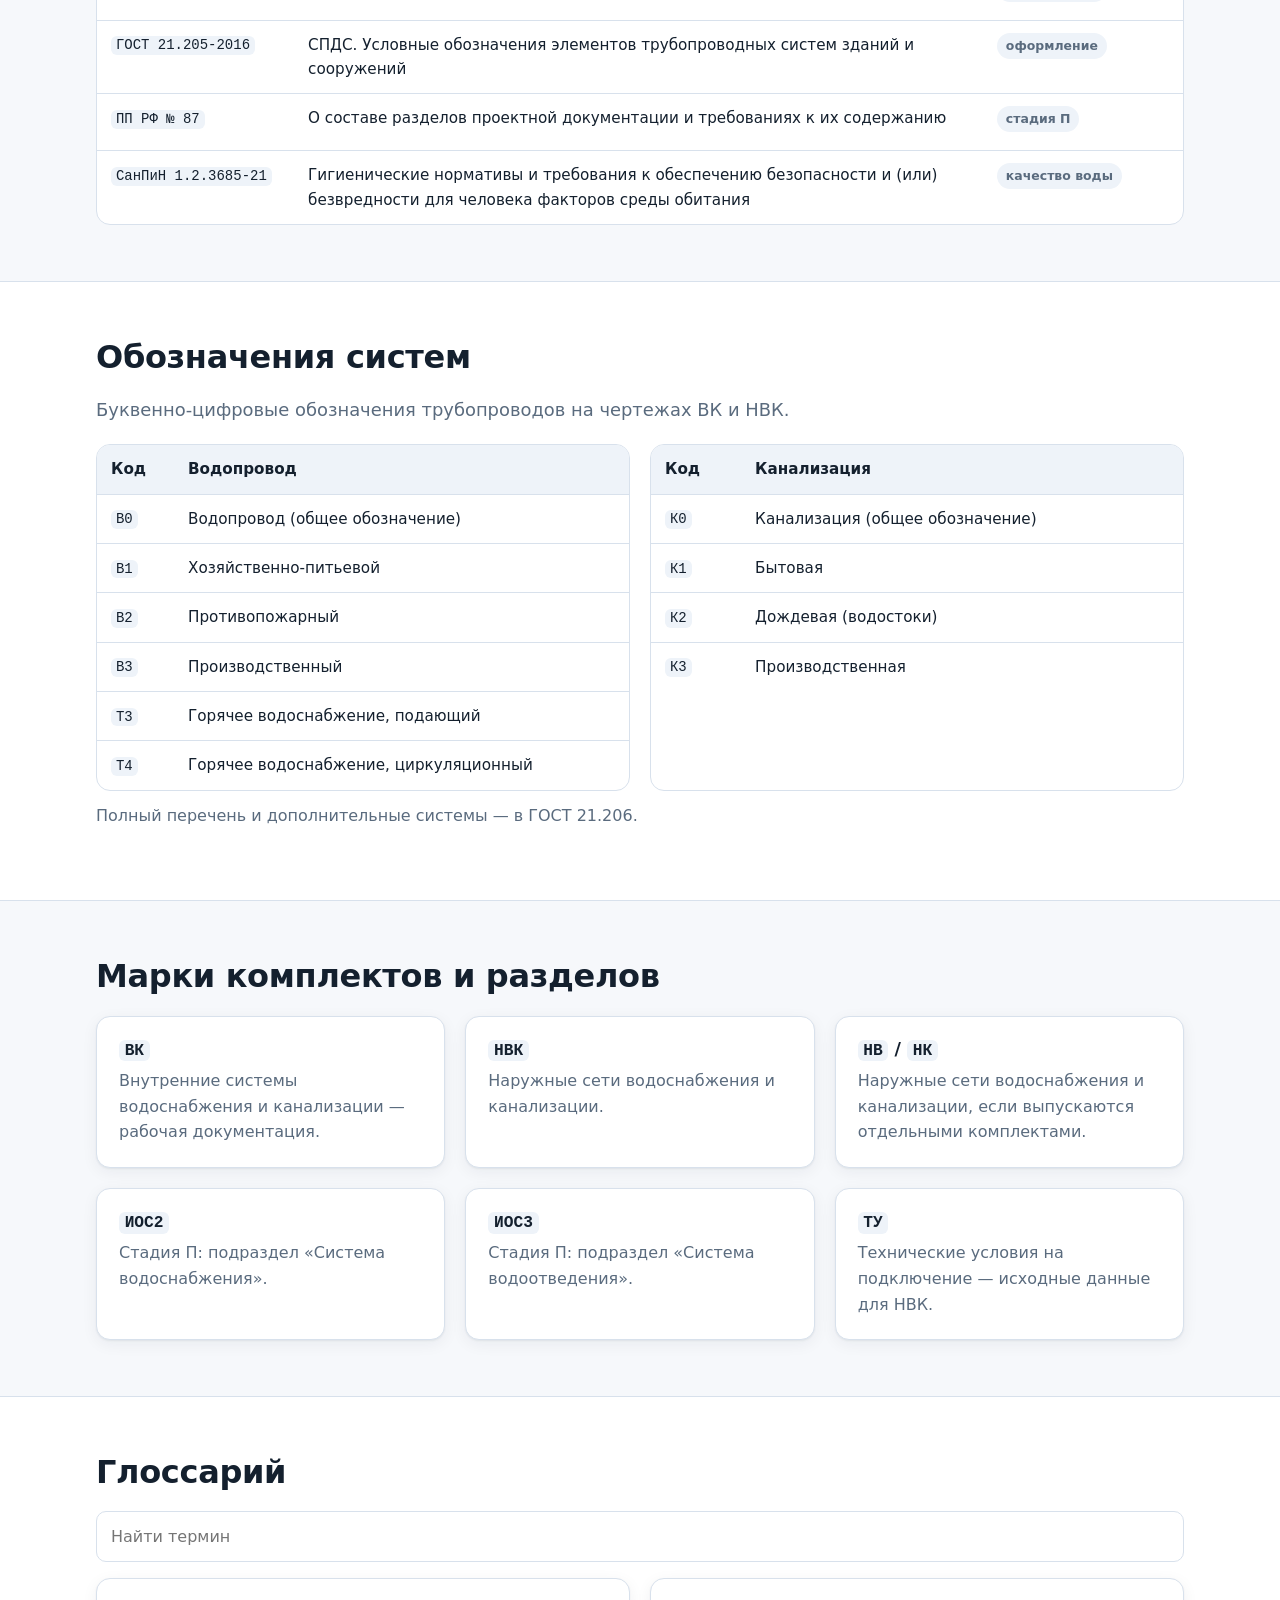
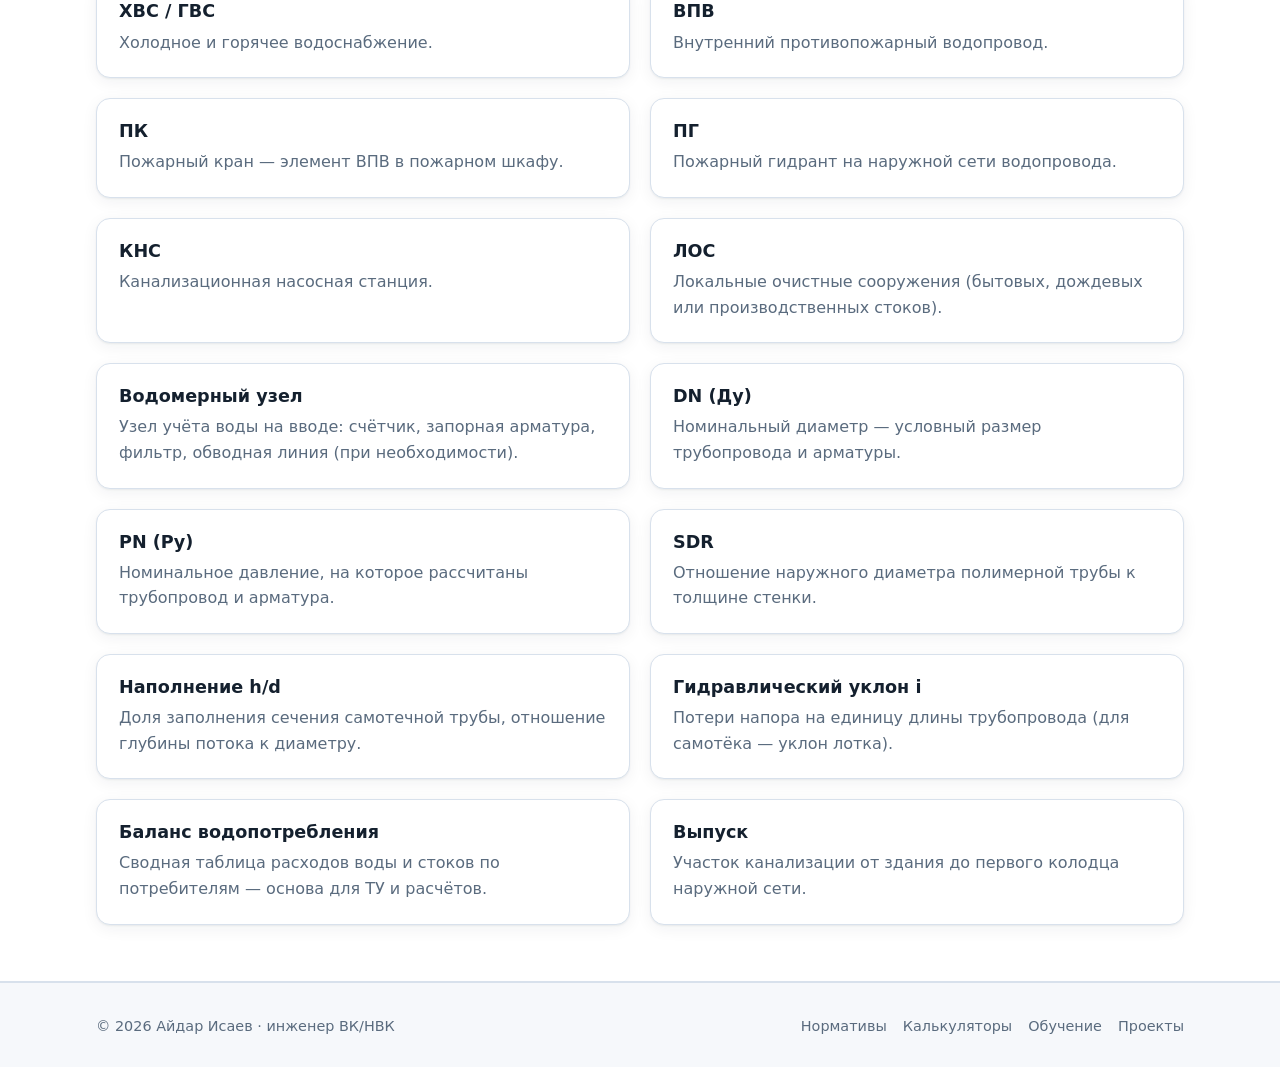
<file: norms.html>
<!doctype html>
<html lang="ru">
<head>
  <meta charset="utf-8">
  <meta name="viewport" content="width=device-width, initial-scale=1">
  <title>Нормативная база ВК/НВК — Айдар Исаев</title>
  <meta name="description" content="Основные своды правил и ГОСТ для проектирования внутренних и наружных сетей водоснабжения и канализации, обозначения систем, марки чертежей и глоссарий.">
  <meta property="og:title" content="Нормативная база ВК/НВК">
  <meta property="og:description" content="СП, ГОСТ, обозначения систем и глоссарий проектировщика ВК/НВК.">
  <meta property="og:type" content="website">
  <meta property="og:locale" content="ru_RU">
  <meta property="og:url" content="https://aidar-isaev-engineering.isaeev312.chatgpt.site/norms">
  <meta property="og:site_name" content="Айдар Исаев — инженер ВК/НВК">
  <meta property="og:image" content="https://aidar-isaev-engineering.isaeev312.chatgpt.site/assets/hero-water-systems.jpg">
  <meta property="og:image:alt" content="Инженерный разрез здания с системами водоснабжения и водоотведения">
  <meta name="twitter:card" content="summary_large_image">
  <meta name="theme-color" content="#0b6bcb">
  <link rel="canonical" href="https://aidar-isaev-engineering.isaeev312.chatgpt.site/norms">
  <link rel="icon" href="data:image/svg+xml,%3Csvg xmlns='http://www.w3.org/2000/svg' viewBox='0 0 64 64'%3E%3Crect width='64' height='64' rx='14' fill='%230b6bcb'/%3E%3Cpath d='M32 12c-8 11-14 18-14 26a14 14 0 0 0 28 0c0-8-6-15-14-26z' fill='%23fff'/%3E%3C/svg%3E">
  <link rel="stylesheet" href="assets/style.css">
  <script src="assets/main.js"></script>
</head>
<body>
<a class="skip-link" href="#main">Перейти к содержимому</a>

<header class="header">
  <div class="container header__inner">
    <a class="logo" href="index.html"><span class="logo__mark">ВК</span><span>Айдар Исаев<small>инженер ВК / НВК</small></span></a>
    <button class="icon-btn nav-toggle" type="button" aria-label="Меню" aria-expanded="false" aria-controls="main-nav">☰</button>
    <nav class="nav" id="main-nav" aria-label="Основное меню">
      <a href="index.html">Главная</a>
      <a href="norms.html">Нормативы</a>
      <a href="calc.html">Калькуляторы</a>
      <a href="learn.html">Обучение</a>
      <a href="projects.html">Проекты</a>
      <a href="index.html#contacts">Контакты</a>
    </nav>
    <button class="icon-btn" type="button" data-theme-toggle aria-label="Тема">☾</button>
  </div>
</header>

<main id="main">
  <section class="page-head">
    <div class="container">
      <span class="eyebrow">Справочник</span>
      <h1>Нормативная база ВК/НВК</h1>
      <p class="lead">Документы, к которым проектировщик водоснабжения и канализации обращается чаще всего, плюс обозначения систем и словарь терминов.</p>
      <div class="toc">
        <a class="tag tag--accent" href="#docs">Нормативные документы</a>
        <a class="tag tag--accent" href="#systems">Обозначения систем</a>
        <a class="tag tag--accent" href="#marks">Марки комплектов</a>
        <a class="tag tag--accent" href="#glossary">Глоссарий</a>
      </div>
    </div>
  </section>

  <section class="section" id="docs" style="padding-top:16px">
    <div class="container">
      <h2>Нормативные документы</h2>
      <div class="note" style="margin-bottom:16px">
        Нормы регулярно обновляются и дополняются изменениями. Перед применением сверяйтесь с действующей редакцией, например в
        <a href="https://fgiscs.minstroyrf.ru/" rel="noopener" target="_blank">ФГИС ЦС</a> или
        <a href="https://docs.cntd.ru/" rel="noopener" target="_blank">docs.cntd.ru</a>.
      </div>
      <input class="search" type="search" placeholder="Поиск по документам: например, «пожар» или «полимер»" data-filter="#docs-table" aria-label="Поиск по документам">
      <p class="filter-status" data-filter-status="#docs-table" hidden aria-live="polite">По вашему запросу ничего не найдено.</p>
      <div class="table-wrap">
        <table id="docs-table">
          <thead><tr><th>Документ</th><th>Название</th><th>Область</th></tr></thead>
          <tbody>
            <tr data-item><td><code>СП 30.13330.2020</code></td><td>Внутренний водопровод и канализация зданий</td><td><span class="tag">ВК</span></td></tr>
            <tr data-item><td><code>СП 31.13330.2021</code></td><td>Водоснабжение. Наружные сети и сооружения</td><td><span class="tag">НВ</span></td></tr>
            <tr data-item><td><code>СП 32.13330.2018</code></td><td>Канализация. Наружные сети и сооружения</td><td><span class="tag">НК</span></td></tr>
            <tr data-item><td><code>СП 10.13130.2020</code></td><td>Системы противопожарной защиты. Внутренний противопожарный водопровод. Нормы и правила проектирования</td><td><span class="tag">ВК</span><span class="tag">пожарный</span></td></tr>
            <tr data-item><td><code>СП 8.13130.2020</code></td><td>Системы противопожарной защиты. Наружное противопожарное водоснабжение. Требования пожарной безопасности</td><td><span class="tag">НВ</span><span class="tag">пожарный</span></td></tr>
            <tr data-item><td><code>СП 40-102-2000</code></td><td>Проектирование и монтаж трубопроводов систем водоснабжения и канализации из полимерных материалов. Общие требования</td><td><span class="tag">полимерные трубы</span></td></tr>
            <tr data-item><td><code>СП 399.1325800.2018</code></td><td>Системы водоснабжения и канализации наружные из полимерных материалов. Правила проектирования и монтажа</td><td><span class="tag">НВК</span><span class="tag">полимерные трубы</span></td></tr>
            <tr data-item><td><code>СП 73.13330.2016</code></td><td>Внутренние санитарно-технические системы зданий</td><td><span class="tag">монтаж</span></td></tr>
            <tr data-item><td><code>СП 129.13330.2019</code></td><td>Наружные сети и сооружения водоснабжения и канализации</td><td><span class="tag">монтаж</span><span class="tag">НВК</span></td></tr>
            <tr data-item><td><code>СП 54.13330.2022</code></td><td>Здания жилые многоквартирные</td><td><span class="tag">объект</span></td></tr>
            <tr data-item><td><code>СП 118.13330.2022</code></td><td>Общественные здания и сооружения</td><td><span class="tag">объект</span></td></tr>
            <tr data-item><td><code>ГОСТ Р 21.101-2020</code></td><td>СПДС. Основные требования к проектной и рабочей документации</td><td><span class="tag">оформление</span></td></tr>
            <tr data-item><td><code>ГОСТ 21.601-2011</code></td><td>СПДС. Правила выполнения рабочей документации внутренних систем водоснабжения и канализации</td><td><span class="tag">оформление</span><span class="tag">ВК</span></td></tr>
            <tr data-item><td><code>ГОСТ 21.704-2011</code></td><td>СПДС. Правила выполнения рабочей документации наружных сетей водоснабжения и канализации</td><td><span class="tag">оформление</span><span class="tag">НВК</span></td></tr>
            <tr data-item><td><code>ГОСТ 21.206-2012</code></td><td>СПДС. Условные обозначения трубопроводов</td><td><span class="tag">оформление</span></td></tr>
            <tr data-item><td><code>ГОСТ 21.205-2016</code></td><td>СПДС. Условные обозначения элементов трубопроводных систем зданий и сооружений</td><td><span class="tag">оформление</span></td></tr>
            <tr data-item><td><code>ПП РФ № 87</code></td><td>О составе разделов проектной документации и требованиях к их содержанию</td><td><span class="tag">стадия П</span></td></tr>
            <tr data-item><td><code>СанПиН 1.2.3685-21</code></td><td>Гигиенические нормативы и требования к обеспечению безопасности и (или) безвредности для человека факторов среды обитания</td><td><span class="tag">качество воды</span></td></tr>
          </tbody>
        </table>
      </div>
    </div>
  </section>

  <section class="section section--alt" id="systems">
    <div class="container">
      <h2>Обозначения систем</h2>
      <p class="lead">Буквенно-цифровые обозначения трубопроводов на чертежах ВК и НВК.</p>
      <div class="grid grid--2" style="margin-top:20px">
        <div class="table-wrap">
          <table>
            <thead><tr><th>Код</th><th>Водопровод</th></tr></thead>
            <tbody>
              <tr><td><code>В0</code></td><td>Водопровод (общее обозначение)</td></tr>
              <tr><td><code>В1</code></td><td>Хозяйственно-питьевой</td></tr>
              <tr><td><code>В2</code></td><td>Противопожарный</td></tr>
              <tr><td><code>В3</code></td><td>Производственный</td></tr>
              <tr><td><code>Т3</code></td><td>Горячее водоснабжение, подающий</td></tr>
              <tr><td><code>Т4</code></td><td>Горячее водоснабжение, циркуляционный</td></tr>
            </tbody>
          </table>
        </div>
        <div class="table-wrap">
          <table>
            <thead><tr><th>Код</th><th>Канализация</th></tr></thead>
            <tbody>
              <tr><td><code>К0</code></td><td>Канализация (общее обозначение)</td></tr>
              <tr><td><code>К1</code></td><td>Бытовая</td></tr>
              <tr><td><code>К2</code></td><td>Дождевая (водостоки)</td></tr>
              <tr><td><code>К3</code></td><td>Производственная</td></tr>
            </tbody>
          </table>
        </div>
      </div>
      <p class="muted" style="margin-top:12px">Полный перечень и дополнительные системы — в ГОСТ 21.206.</p>
    </div>
  </section>

  <section class="section" id="marks">
    <div class="container">
      <h2>Марки комплектов и разделов</h2>
      <div class="grid grid--3" style="margin-top:20px">
        <div class="card"><h3><code>ВК</code></h3><p class="muted">Внутренние системы водоснабжения и канализации — рабочая документация.</p></div>
        <div class="card"><h3><code>НВК</code></h3><p class="muted">Наружные сети водоснабжения и канализации.</p></div>
        <div class="card"><h3><code>НВ</code> / <code>НК</code></h3><p class="muted">Наружные сети водоснабжения и канализации, если выпускаются отдельными комплектами.</p></div>
        <div class="card"><h3><code>ИОС2</code></h3><p class="muted">Стадия П: подраздел «Система водоснабжения».</p></div>
        <div class="card"><h3><code>ИОС3</code></h3><p class="muted">Стадия П: подраздел «Система водоотведения».</p></div>
        <div class="card"><h3><code>ТУ</code></h3><p class="muted">Технические условия на подключение — исходные данные для НВК.</p></div>
      </div>
    </div>
  </section>

  <section class="section section--alt" id="glossary">
    <div class="container">
      <h2>Глоссарий</h2>
      <input class="search" type="search" placeholder="Найти термин" data-filter="#glossary-list" aria-label="Поиск по глоссарию">
      <p class="filter-status" data-filter-status="#glossary-list" hidden aria-live="polite">По вашему запросу ничего не найдено.</p>
      <div id="glossary-list" class="grid grid--2">
        <div class="card" data-item><h3>ХВС / ГВС</h3><p class="muted">Холодное и горячее водоснабжение.</p></div>
        <div class="card" data-item><h3>ВПВ</h3><p class="muted">Внутренний противопожарный водопровод.</p></div>
        <div class="card" data-item><h3>ПК</h3><p class="muted">Пожарный кран — элемент ВПВ в пожарном шкафу.</p></div>
        <div class="card" data-item><h3>ПГ</h3><p class="muted">Пожарный гидрант на наружной сети водопровода.</p></div>
        <div class="card" data-item><h3>КНС</h3><p class="muted">Канализационная насосная станция.</p></div>
        <div class="card" data-item><h3>ЛОС</h3><p class="muted">Локальные очистные сооружения (бытовых, дождевых или производственных стоков).</p></div>
        <div class="card" data-item><h3>Водомерный узел</h3><p class="muted">Узел учёта воды на вводе: счётчик, запорная арматура, фильтр, обводная линия (при необходимости).</p></div>
        <div class="card" data-item><h3>DN (Ду)</h3><p class="muted">Номинальный диаметр — условный размер трубопровода и арматуры.</p></div>
        <div class="card" data-item><h3>PN (Ру)</h3><p class="muted">Номинальное давление, на которое рассчитаны трубопровод и арматура.</p></div>
        <div class="card" data-item><h3>SDR</h3><p class="muted">Отношение наружного диаметра полимерной трубы к толщине стенки.</p></div>
        <div class="card" data-item><h3>Наполнение h/d</h3><p class="muted">Доля заполнения сечения самотечной трубы, отношение глубины потока к диаметру.</p></div>
        <div class="card" data-item><h3>Гидравлический уклон i</h3><p class="muted">Потери напора на единицу длины трубопровода (для самотёка — уклон лотка).</p></div>
        <div class="card" data-item><h3>Баланс водопотребления</h3><p class="muted">Сводная таблица расходов воды и стоков по потребителям — основа для ТУ и расчётов.</p></div>
        <div class="card" data-item><h3>Выпуск</h3><p class="muted">Участок канализации от здания до первого колодца наружной сети.</p></div>
      </div>
    </div>
  </section>
</main>

<footer class="footer">
  <div class="container footer__inner">
    <span>© <span data-year>2026</span> Айдар Исаев · инженер ВК/НВК</span>
    <nav aria-label="Навигация в подвале">
      <a href="norms.html">Нормативы</a>
      <a href="calc.html">Калькуляторы</a>
      <a href="learn.html">Обучение</a>
      <a href="projects.html">Проекты</a>
    </nav>
  </div>
</footer>
</body>
</html>
</file>
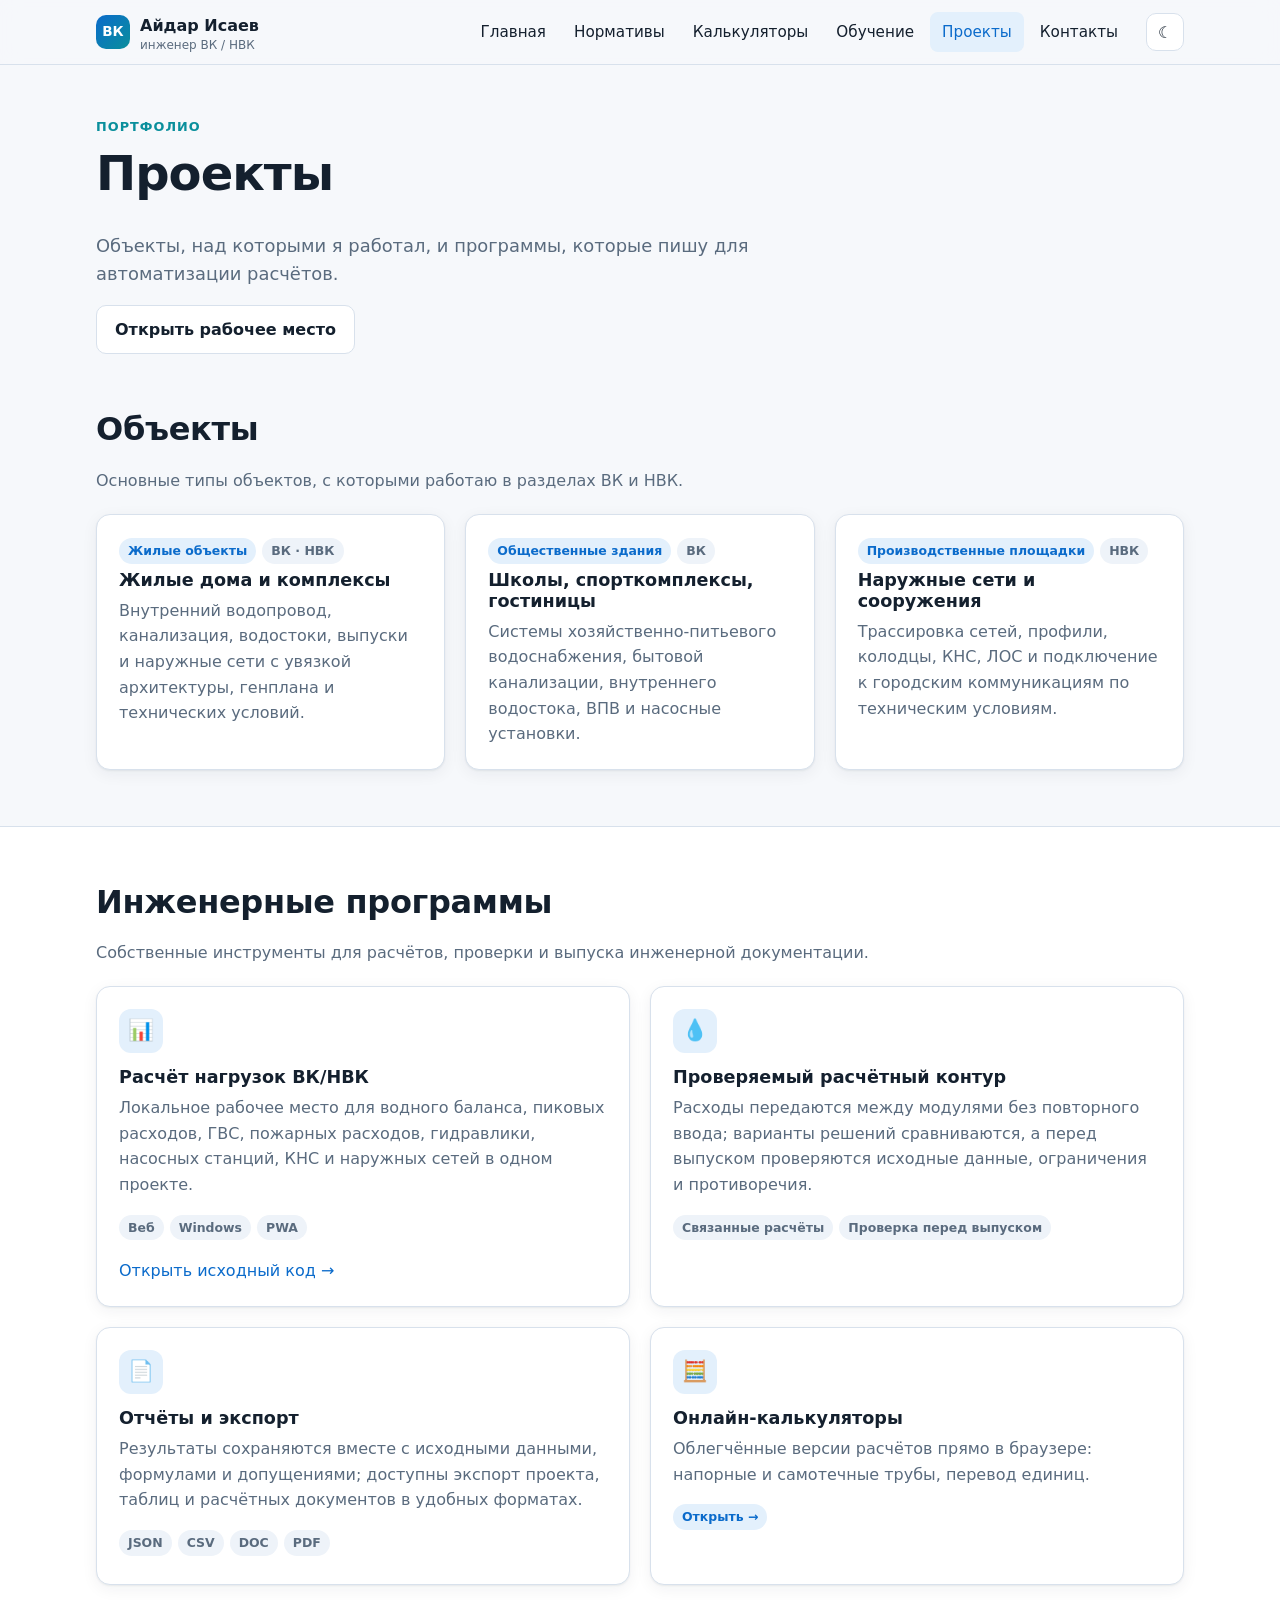
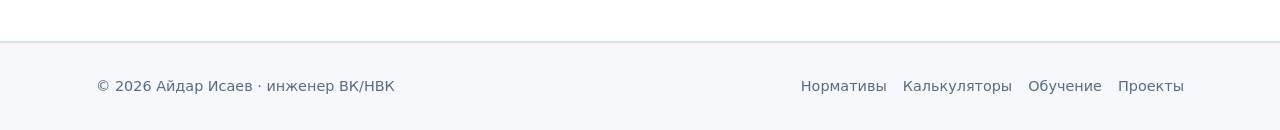
<file: projects.html>
<!doctype html>
<html lang="ru">
<head>
  <meta charset="utf-8">
  <meta name="viewport" content="width=device-width, initial-scale=1">
  <title>Проекты — Айдар Исаев</title>
  <meta name="description" content="Портфолио проектов ВК/НВК и собственные инженерные программы Айдара Исаева.">
  <meta property="og:title" content="Проекты — Айдар Исаев">
  <meta property="og:description" content="Объекты ВК/НВК и инженерные программы.">
  <meta property="og:type" content="website">
  <meta property="og:locale" content="ru_RU">
  <meta property="og:url" content="https://aidar-isaev-engineering.isaeev312.chatgpt.site/projects">
  <meta property="og:site_name" content="Айдар Исаев — инженер ВК/НВК">
  <meta property="og:image" content="https://aidar-isaev-engineering.isaeev312.chatgpt.site/assets/hero-water-systems.jpg">
  <meta property="og:image:alt" content="Инженерный разрез здания с системами водоснабжения и водоотведения">
  <meta name="twitter:card" content="summary_large_image">
  <meta name="theme-color" content="#0b6bcb">
  <link rel="canonical" href="https://aidar-isaev-engineering.isaeev312.chatgpt.site/projects">
  <link rel="icon" href="data:image/svg+xml,%3Csvg xmlns='http://www.w3.org/2000/svg' viewBox='0 0 64 64'%3E%3Crect width='64' height='64' rx='14' fill='%230b6bcb'/%3E%3Cpath d='M32 12c-8 11-14 18-14 26a14 14 0 0 0 28 0c0-8-6-15-14-26z' fill='%23fff'/%3E%3C/svg%3E">
  <link rel="stylesheet" href="assets/style.css">
  <script src="assets/main.js"></script>
</head>
<body>
<a class="skip-link" href="#main">Перейти к содержимому</a>

<header class="header">
  <div class="container header__inner">
    <a class="logo" href="index.html"><span class="logo__mark">ВК</span><span>Айдар Исаев<small>инженер ВК / НВК</small></span></a>
    <button class="icon-btn nav-toggle" type="button" aria-label="Меню" aria-expanded="false" aria-controls="main-nav">☰</button>
    <nav class="nav" id="main-nav" aria-label="Основное меню">
      <a href="index.html">Главная</a>
      <a href="norms.html">Нормативы</a>
      <a href="calc.html">Калькуляторы</a>
      <a href="learn.html">Обучение</a>
      <a href="projects.html">Проекты</a>
      <a href="index.html#contacts">Контакты</a>
    </nav>
    <button class="icon-btn" type="button" data-theme-toggle aria-label="Тема">☾</button>
  </div>
</header>

<main id="main">
  <section class="page-head">
    <div class="container">
      <span class="eyebrow">Портфолио</span>
      <h1>Проекты</h1>
      <p class="lead">Объекты, над которыми я работал, и программы, которые пишу для автоматизации расчётов.</p>
      <p style="margin-top:16px"><a class="btn btn--ghost" href="workspace.html">Открыть рабочее место</a></p>
    </div>
  </section>

  <section class="section" style="padding-top:16px">
    <div class="container">
      <h2>Объекты</h2>
      <p class="muted">Основные типы объектов, с которыми работаю в разделах ВК и НВК.</p>
      <div class="grid grid--3" style="margin-top:20px">
        <article class="card">
          <span class="tag tag--accent">Жилые объекты</span><span class="tag">ВК · НВК</span>
          <h3>Жилые дома и комплексы</h3>
          <p class="muted">Внутренний водопровод, канализация, водостоки, выпуски и наружные сети с увязкой архитектуры, генплана и технических условий.</p>
        </article>
        <article class="card">
          <span class="tag tag--accent">Общественные здания</span><span class="tag">ВК</span>
          <h3>Школы, спорткомплексы, гостиницы</h3>
          <p class="muted">Системы хозяйственно-питьевого водоснабжения, бытовой канализации, внутреннего водостока, ВПВ и насосные установки.</p>
        </article>
        <article class="card">
          <span class="tag tag--accent">Производственные площадки</span><span class="tag">НВК</span>
          <h3>Наружные сети и сооружения</h3>
          <p class="muted">Трассировка сетей, профили, колодцы, КНС, ЛОС и подключение к городским коммуникациям по техническим условиям.</p>
        </article>
      </div>
    </div>
  </section>

  <section class="section section--alt">
    <div class="container">
      <h2>Инженерные программы</h2>
      <p class="muted">Собственные инструменты для расчётов, проверки и выпуска инженерной документации.</p>
      <div class="grid grid--2" style="margin-top:20px">
        <article class="card">
          <div class="card__icon">📊</div>
          <h3>Расчёт нагрузок ВК/НВК</h3>
          <p class="muted">Локальное рабочее место для водного баланса, пиковых расходов, ГВС, пожарных расходов, гидравлики, насосных станций, КНС и наружных сетей в одном проекте.</p>
          <span class="tag">Веб</span><span class="tag">Windows</span><span class="tag">PWA</span>
          <p style="margin-top:12px"><a href="https://github.com/Isaeev312/-_-_2026" rel="noopener" target="_blank">Открыть исходный код →</a></p>
        </article>
        <article class="card">
          <div class="card__icon">💧</div>
          <h3>Проверяемый расчётный контур</h3>
          <p class="muted">Расходы передаются между модулями без повторного ввода; варианты решений сравниваются, а перед выпуском проверяются исходные данные, ограничения и противоречия.</p>
          <span class="tag">Связанные расчёты</span><span class="tag">Проверка перед выпуском</span>
        </article>
        <article class="card">
          <div class="card__icon">📄</div>
          <h3>Отчёты и экспорт</h3>
          <p class="muted">Результаты сохраняются вместе с исходными данными, формулами и допущениями; доступны экспорт проекта, таблиц и расчётных документов в удобных форматах.</p>
          <span class="tag">JSON</span><span class="tag">CSV</span><span class="tag">DOC</span><span class="tag">PDF</span>
        </article>
        <a class="card" href="calc.html">
          <div class="card__icon">🧮</div>
          <h3>Онлайн-калькуляторы</h3>
          <p class="muted">Облегчённые версии расчётов прямо в браузере: напорные и самотечные трубы, перевод единиц.</p>
          <span class="tag tag--accent">Открыть →</span>
        </a>
      </div>
    </div>
  </section>
</main>

<footer class="footer">
  <div class="container footer__inner">
    <span>© <span data-year>2026</span> Айдар Исаев · инженер ВК/НВК</span>
    <nav aria-label="Навигация в подвале">
      <a href="norms.html">Нормативы</a>
      <a href="calc.html">Калькуляторы</a>
      <a href="learn.html">Обучение</a>
      <a href="projects.html">Проекты</a>
    </nav>
  </div>
</footer>
</body>
</html>
</file>
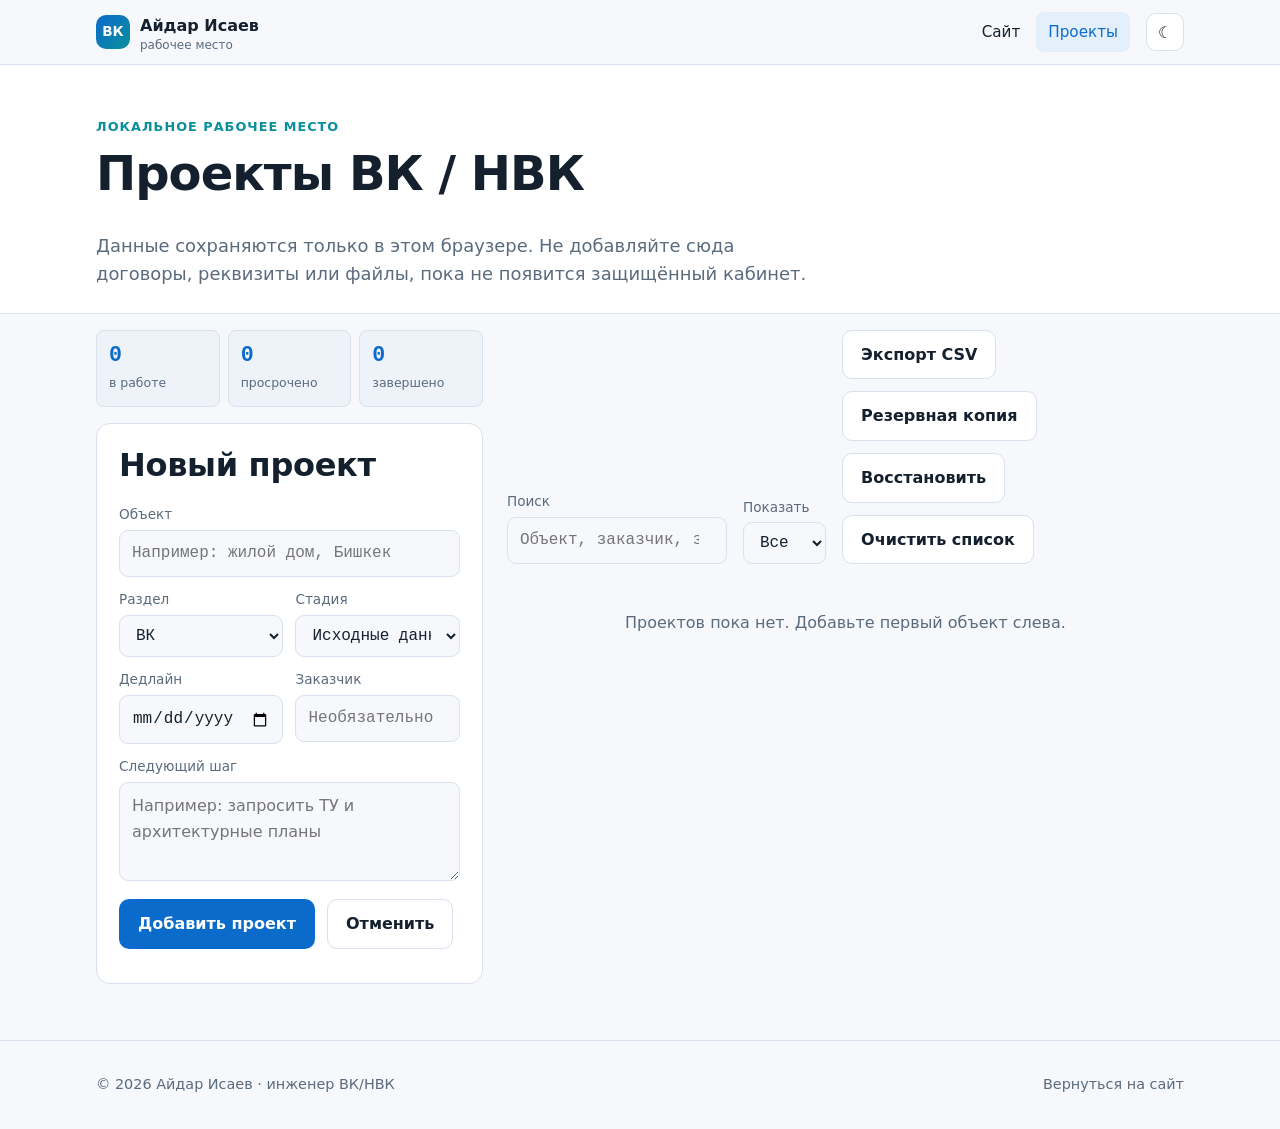
<file: workspace.html>
<!doctype html>
<html lang="ru">
<head>
  <meta charset="utf-8">
  <meta name="viewport" content="width=device-width, initial-scale=1">
  <title>Рабочее место — Айдар Исаев</title>
  <meta name="description" content="Локальное рабочее место для учёта проектов ВК и НВК.">
  <meta name="robots" content="noindex, nofollow">
  <meta name="theme-color" content="#0b6bcb">
  <link rel="icon" href="data:image/svg+xml,%3Csvg xmlns='http://www.w3.org/2000/svg' viewBox='0 0 64 64'%3E%3Crect width='64' height='64' rx='14' fill='%230b6bcb'/%3E%3Cpath d='M32 12c-8 11-14 18-14 26a14 14 0 0 0 28 0c0-8-6-15-14-26z' fill='%23fff'/%3E%3C/svg%3E">
  <link rel="stylesheet" href="assets/style.css">
  <script src="assets/main.js"></script>
  <script src="assets/workspace.js" defer></script>
</head>
<body>
<a class="skip-link" href="#main">Перейти к содержимому</a>
<header class="header">
  <div class="container header__inner">
    <a class="logo" href="index.html"><span class="logo__mark">ВК</span><span>Айдар Исаев<small>рабочее место</small></span></a>
    <nav class="nav workspace-nav" aria-label="Основное меню">
      <a href="index.html">Сайт</a>
      <a href="workspace.html" aria-current="page">Проекты</a>
    </nav>
    <button class="icon-btn" type="button" data-theme-toggle aria-label="Тема">☾</button>
  </div>
</header>

<main id="main">
  <section class="page-head workspace-head">
    <div class="container">
      <span class="eyebrow">Локальное рабочее место</span>
      <h1>Проекты ВК / НВК</h1>
      <p class="lead">Данные сохраняются только в этом браузере. Не добавляйте сюда договоры, реквизиты или файлы, пока не появится защищённый кабинет.</p>
    </div>
  </section>

  <section class="section" style="padding-top:16px">
    <div class="container workspace-layout">
      <aside class="workspace-panel">
        <div class="workspace-summary" data-workspace-summary aria-live="polite"></div>
        <form class="card workspace-form" data-workspace-form>
          <h2 data-workspace-form-title>Новый проект</h2>
          <div class="fields">
            <div class="field field--full"><label for="ws-name">Объект</label><input id="ws-name" name="name" type="text" placeholder="Например: жилой дом, Бишкек" required></div>
            <div class="field"><label for="ws-kind">Раздел</label><select id="ws-kind" name="kind"><option>ВК</option><option>НВК</option><option>ВК и НВК</option><option>Консультация</option></select></div>
            <div class="field"><label for="ws-stage">Стадия</label><select id="ws-stage" name="stage"><option value="Исходные данные">Исходные данные</option><option value="Расчёты">Расчёты</option><option value="Увязка">Увязка</option><option value="Выпуск">Выпуск</option><option value="Замечания">Замечания</option><option value="Завершён">Завершён</option></select></div>
            <div class="field"><label for="ws-deadline">Дедлайн</label><input id="ws-deadline" name="deadline" type="date"></div>
            <div class="field"><label for="ws-client">Заказчик</label><input id="ws-client" name="client" type="text" placeholder="Необязательно"></div>
            <div class="field field--full"><label for="ws-next">Следующий шаг</label><textarea id="ws-next" name="next" rows="3" placeholder="Например: запросить ТУ и архитектурные планы"></textarea></div>
          </div>
          <div class="brief-form__actions"><button class="btn btn--primary" type="submit" data-workspace-submit>Добавить проект</button><button class="btn btn--ghost" type="button" data-workspace-cancel hidden>Отменить</button><span data-workspace-status aria-live="polite"></span></div>
        </form>
      </aside>

      <div>
        <div class="workspace-toolbar">
          <div class="field workspace-search"><label for="ws-search">Поиск</label><input id="ws-search" type="search" placeholder="Объект, заказчик, задача" data-workspace-search></div>
          <div class="field"><label for="ws-filter">Показать</label><select id="ws-filter" data-workspace-filter><option value="all">Все проекты</option><option value="active">В работе</option><option value="upcoming">Ближайшие 7 дней</option><option value="late">Просроченные</option><option value="done">Завершённые</option></select></div>
          <div class="btn-row"><button class="btn btn--ghost" type="button" data-workspace-export>Экспорт CSV</button><button class="btn btn--ghost" type="button" data-workspace-backup>Резервная копия</button><button class="btn btn--ghost" type="button" data-workspace-import>Восстановить</button><button class="btn btn--ghost" type="button" data-workspace-clear>Очистить список</button><input type="file" accept="application/json,.json" data-workspace-file hidden></div>
        </div>
        <div class="workspace-list" data-workspace-list></div>
        <p class="muted workspace-empty" data-workspace-empty hidden>Проектов пока нет. Добавьте первый объект слева.</p>
      </div>
    </div>
  </section>
</main>

<footer class="footer"><div class="container footer__inner"><span>© <span data-year>2026</span> Айдар Исаев · инженер ВК/НВК</span><a href="index.html">Вернуться на сайт</a></div></footer>
</body>
</html>
</file>
<file: assets/style.css>
/* ===== Токены ===== */
:root {
  --bg: #f6f8fb;
  --surface: #ffffff;
  --surface-2: #eef3f9;
  --text: #14202e;
  --muted: #5a6b7e;
  --border: #d8e1ec;
  --accent: #0b6bcb;
  --accent-2: #0a8f9c;
  --accent-soft: #e3f0fc;
  --warn-bg: #fff6e0;
  --warn-border: #f0c75e;
  --ok: #1a7f4b;
  --shadow: 0 1px 2px rgba(16, 32, 48, .06), 0 4px 16px rgba(16, 32, 48, .06);
  --radius: 14px;
  --maxw: 1120px;
  --font: "Inter", system-ui, -apple-system, "Segoe UI", Roboto, Arial, sans-serif;
  --mono: "JetBrains Mono", ui-monospace, Consolas, monospace;
  color-scheme: light;
}

@media (prefers-color-scheme: dark) {
  :root:not([data-theme="light"]) {
    --bg: #0d141c;
    --surface: #141e29;
    --surface-2: #1a2735;
    --text: #e6edf5;
    --muted: #9aabbd;
    --border: #26384b;
    --accent: #4da3ff;
    --accent-2: #3cc3cf;
    --accent-soft: #16304a;
    --warn-bg: #2e2612;
    --warn-border: #8a6d1f;
    --ok: #4cc987;
    --shadow: 0 1px 2px rgba(0, 0, 0, .3), 0 4px 16px rgba(0, 0, 0, .25);
    color-scheme: dark;
  }
}

:root[data-theme="dark"] {
  --bg: #0d141c;
  --surface: #141e29;
  --surface-2: #1a2735;
  --text: #e6edf5;
  --muted: #9aabbd;
  --border: #26384b;
  --accent: #4da3ff;
  --accent-2: #3cc3cf;
  --accent-soft: #16304a;
  --warn-bg: #2e2612;
  --warn-border: #8a6d1f;
  --ok: #4cc987;
  --shadow: 0 1px 2px rgba(0, 0, 0, .3), 0 4px 16px rgba(0, 0, 0, .25);
  color-scheme: dark;
}

/* ===== База ===== */
*, *::before, *::after { box-sizing: border-box; }
html { scroll-behavior: smooth; -webkit-text-size-adjust: 100%; }
body {
  margin: 0;
  background: var(--bg);
  color: var(--text);
  font: 16px/1.6 var(--font);
  overflow-x: hidden;
}
img, svg { max-width: 100%; }
a { color: var(--accent); text-decoration: none; }
a:hover { text-decoration: underline; }
a:focus-visible, button:focus-visible, input:focus-visible, select:focus-visible, textarea:focus-visible, summary:focus-visible {
  outline: 3px solid var(--accent); outline-offset: 3px;
}
h1, h2, h3 { line-height: 1.2; margin: 0 0 .6em; }
h1 { font-size: clamp(1.9rem, 5vw, 3rem); letter-spacing: -.02em; }
h2 { font-size: clamp(1.4rem, 3.4vw, 2rem); letter-spacing: -.01em; }
h3 { font-size: 1.1rem; }
p { margin: 0 0 1em; }
code, .mono { font-family: var(--mono); font-size: .92em; }
code { background: var(--surface-2); padding: .1em .35em; border-radius: 6px; }

.container { max-width: var(--maxw); margin: 0 auto; padding: 0 16px; }
.section { padding: 56px 0; }
.section--alt { background: var(--surface); border-block: 1px solid var(--border); }
.lead { font-size: 1.12rem; color: var(--muted); max-width: 720px; }
.muted { color: var(--muted); }
.eyebrow {
  display: inline-block;
  font-size: .8rem; font-weight: 600; letter-spacing: .08em; text-transform: uppercase;
  color: var(--accent-2); margin-bottom: .6em;
}
.skip-link { position: absolute; left: -999px; }
.skip-link:focus { left: 16px; top: 8px; z-index: 100; background: var(--surface); padding: 8px 12px; border-radius: 8px; }

/* ===== Шапка ===== */
.header {
  position: sticky; top: 0; z-index: 50;
  background: color-mix(in srgb, var(--bg) 88%, transparent);
  backdrop-filter: saturate(1.4) blur(10px);
  border-bottom: 1px solid var(--border);
}
.header__inner { display: flex; align-items: center; gap: 16px; height: 64px; }
.logo { display: flex; align-items: center; gap: 10px; color: var(--text); font-weight: 700; white-space: nowrap; }
.logo:hover { text-decoration: none; }
.logo__mark {
  width: 34px; height: 34px; border-radius: 10px; display: grid; place-items: center;
  background: linear-gradient(135deg, var(--accent), var(--accent-2)); color: #fff; font-size: .85rem;
}
.logo small { display: block; font-weight: 500; color: var(--muted); font-size: .75rem; line-height: 1; }
.nav { margin-left: auto; display: flex; align-items: center; gap: 4px; }
.nav a {
  color: var(--text); padding: 8px 12px; border-radius: 8px; font-weight: 500; font-size: .95rem;
}
.nav a:hover { background: var(--surface-2); text-decoration: none; }
.nav a[aria-current="page"] { color: var(--accent); background: var(--accent-soft); }
.icon-btn {
  border: 1px solid var(--border); background: var(--surface); color: var(--text);
  width: 38px; height: 38px; border-radius: 10px; cursor: pointer; display: grid; place-items: center;
  font-size: 1rem; flex: none;
}
.icon-btn:hover { background: var(--surface-2); }
.nav-toggle { display: none; }

@media (max-width: 860px) {
  .nav-toggle { display: grid; margin-left: auto; }
  .nav {
    position: absolute; top: 64px; left: 0; right: 0;
    flex-direction: column; align-items: stretch; gap: 0;
    background: var(--surface); border-bottom: 1px solid var(--border);
    padding: 8px 16px 16px; display: none;
  }
  .nav.is-open { display: flex; }
  .nav a { padding: 12px; }
}

/* ===== Кнопки ===== */
.btn {
  display: inline-flex; align-items: center; gap: 8px;
  padding: 11px 18px; border-radius: 10px; font-weight: 600;
  border: 1px solid transparent; cursor: pointer; font: inherit; font-weight: 600;
}
.btn:hover { text-decoration: none; }
.btn--primary { background: var(--accent); color: #fff; }
.btn--primary:hover { filter: brightness(1.08); }
.btn--ghost { border-color: var(--border); color: var(--text); background: var(--surface); }
.btn--ghost:hover { background: var(--surface-2); }
.btn-row { display: flex; flex-wrap: wrap; gap: 12px; }

/* ===== Hero ===== */
.hero {
  padding: 72px 0 56px; position: relative; overflow: hidden;
  background-color: #071521; background-image: url("hero-water-systems.jpg");
  background-position: center; background-size: cover;
}
.hero__grid { display: grid; grid-template-columns: 1.3fr 1fr; gap: 40px; align-items: center; position: relative; }
.hero__card {
  background: rgba(8, 21, 35, .88); border: 1px solid rgba(216, 232, 246, .28); border-radius: var(--radius);
  box-shadow: var(--shadow); padding: 24px;
}
.hero h1 { color: #fff; }
.hero .lead { color: rgba(242, 248, 252, .88); }
.hero .eyebrow { color: #75dce7; }
.hero .stat span { color: rgba(242, 248, 252, .74); }
.hero .btn--ghost { background: rgba(8, 21, 35, .72); border-color: rgba(216, 232, 246, .45); color: #fff; }
.hero .btn--ghost:hover { background: rgba(8, 21, 35, .92); }
.stats { display: grid; grid-template-columns: repeat(2, 1fr); gap: 16px; }
.stat b { display: block; font-size: 1.6rem; color: var(--accent); }
.stat span { color: var(--muted); font-size: .9rem; }
@media (max-width: 860px) {
  .hero { padding-top: 48px; background-position: 64% center; }
  .hero::before { content: ""; position: absolute; inset: 0; background: rgba(3, 15, 25, .58); }
  .hero__grid { grid-template-columns: 1fr; }
}

/* ===== Карточки / сетки ===== */
.grid { display: grid; gap: 20px; }
.grid--2 { grid-template-columns: repeat(2, minmax(0, 1fr)); }
.grid--3 { grid-template-columns: repeat(3, minmax(0, 1fr)); }
.grid--4 { grid-template-columns: repeat(4, minmax(0, 1fr)); }
@media (max-width: 960px) { .grid--4 { grid-template-columns: repeat(2, minmax(0, 1fr)); } .grid--3 { grid-template-columns: repeat(2, minmax(0, 1fr)); } }
@media (max-width: 620px) { .grid--2, .grid--3, .grid--4 { grid-template-columns: 1fr; } }

.card {
  background: var(--surface); border: 1px solid var(--border); border-radius: var(--radius);
  padding: 22px; box-shadow: var(--shadow); min-width: 0;
}
.card h3 { margin-bottom: .4em; }
.card p:last-child { margin-bottom: 0; }
a.card { color: inherit; display: block; transition: transform .15s ease, border-color .15s ease; }
a.card:hover { text-decoration: none; transform: translateY(-2px); border-color: var(--accent); }
.card__icon {
  width: 44px; height: 44px; border-radius: 12px; display: grid; place-items: center;
  background: var(--accent-soft); color: var(--accent); font-size: 1.3rem; margin-bottom: 14px;
}
.card--template { border-style: dashed; }

.tag {
  display: inline-block; font-size: .78rem; font-weight: 600; padding: 3px 9px; border-radius: 999px;
  background: var(--surface-2); color: var(--muted); margin: 0 6px 6px 0;
}
.tag--accent { background: var(--accent-soft); color: var(--accent); }

.list { padding-left: 1.2em; margin: 0 0 1em; }
.list li { margin-bottom: .35em; }
.checklist { padding: 16px 22px; }
.checklist label { display: flex; align-items: flex-start; gap: 10px; padding: 10px 0; cursor: pointer; border-bottom: 1px solid var(--border); }
.checklist input { width: 18px; height: 18px; margin: 4px 0 0; accent-color: var(--accent); flex: none; }
.checklist input:checked + span { color: var(--muted); text-decoration: line-through; }
.checklist__reset { margin-top: 14px; padding: 0; border: 0; background: transparent; color: var(--accent); cursor: pointer; font: inherit; font-size: .92rem; }
.checklist__reset:hover { text-decoration: underline; }
.checklist-progress { color: var(--accent); font-size: .92rem; font-weight: 600; margin-bottom: 0; }

.note {
  background: var(--warn-bg); border: 1px solid var(--warn-border); border-radius: 12px;
  padding: 14px 16px; font-size: .95rem;
}
.placeholder {
  background: var(--accent-soft); border: 1px dashed var(--accent); color: var(--accent);
  border-radius: 6px; padding: 0 6px; font-family: var(--mono); font-size: .88em;
}

.about-facts {
  display: grid; grid-template-columns: repeat(2, minmax(0, 1fr)); gap: 14px; margin-top: 18px;
}
.about-facts div {
  background: var(--surface); border: 1px solid var(--border); border-radius: 12px; padding: 16px;
}
.about-facts h3 { font-size: 1rem; margin-bottom: .35em; }
.about-facts p { font-size: .95rem; margin: 0; }
@media (max-width: 620px) { .about-facts { grid-template-columns: 1fr; } }

/* ===== Таблицы ===== */
.table-wrap { overflow-x: auto; border: 1px solid var(--border); border-radius: var(--radius); background: var(--surface); }
table { width: 100%; border-collapse: collapse; font-size: .95rem; }
th, td { text-align: left; padding: 12px 14px; border-bottom: 1px solid var(--border); vertical-align: top; }
th { background: var(--surface-2); font-weight: 600; white-space: nowrap; }
tr:last-child td { border-bottom: 0; }
td code { white-space: nowrap; }

/* ===== Поиск / фильтр ===== */
.search {
  width: 100%; padding: 12px 14px; border-radius: 10px; border: 1px solid var(--border);
  background: var(--surface); color: var(--text); font: inherit; margin-bottom: 16px;
}
.search:focus, .field input:focus, .field select:focus { outline: 2px solid var(--accent); outline-offset: 1px; }
.filter-status { margin: -4px 0 16px; color: var(--muted); font-size: .95rem; }

/* ===== Калькуляторы ===== */
.calc-nav { display: flex; flex-wrap: wrap; gap: 8px; margin-bottom: 24px; }
.calc-state { display: flex; flex-wrap: wrap; align-items: center; gap: 10px; margin-top: 14px; }
.calc-state .btn { padding: 8px 12px; font-size: .9rem; }
.calc-state span { color: var(--ok); font-size: .9rem; min-height: 1.5em; }
.calc { scroll-margin-top: 84px; }
.calc + .calc { margin-top: 24px; }
.calc__grid { display: grid; grid-template-columns: 1fr 1fr; gap: 24px; }
@media (max-width: 760px) { .calc__grid { grid-template-columns: 1fr; } }
.fields { display: grid; grid-template-columns: repeat(2, minmax(0, 1fr)); gap: 12px; }
@media (max-width: 420px) { .fields { grid-template-columns: 1fr; } }
.field { display: flex; flex-direction: column; gap: 4px; min-width: 0; }
.field label { font-size: .85rem; color: var(--muted); font-weight: 500; }
.field input, .field select {
  width: 100%; padding: 10px 12px; border-radius: 9px; border: 1px solid var(--border);
  background: var(--bg); color: var(--text); font: inherit; font-family: var(--mono);
}
.field textarea {
  width: 100%; padding: 10px 12px; border-radius: 9px; border: 1px solid var(--border);
  background: var(--bg); color: var(--text); font: inherit; resize: vertical;
}
.field textarea:focus { outline: 2px solid var(--accent); outline-offset: 1px; }
.field--full { grid-column: 1 / -1; }
.result {
  background: var(--surface-2); border-radius: 12px; padding: 16px; display: grid; gap: 8px; align-content: start;
}
.result__row { display: flex; justify-content: space-between; gap: 12px; border-bottom: 1px dashed var(--border); padding-bottom: 6px; }
.result__row:last-child { border-bottom: 0; }
.result__row span { color: var(--muted); font-size: .92rem; }
.result__row b { font-family: var(--mono); font-weight: 600; text-align: right; }
.result__row--main b { color: var(--accent); font-size: 1.15rem; }
.formula { font-family: var(--mono); font-size: .85rem; color: var(--muted); margin-top: 12px; line-height: 1.7; }
.result-actions { display: flex; flex-wrap: wrap; align-items: center; gap: 10px; margin-top: 14px; }
.result-actions .btn { padding: 8px 12px; font-size: .9rem; }
.result-actions__status { color: var(--ok); font-size: .9rem; min-height: 1.5em; }
.status { font-size: .9rem; padding: 8px 12px; border-radius: 8px; }
.status--ok { background: color-mix(in srgb, var(--ok) 14%, transparent); color: var(--ok); }
.status--warn { background: var(--warn-bg); border: 1px solid var(--warn-border); }

/* ===== Таймлайн ===== */
.timeline { list-style: none; padding: 0; margin: 0; position: relative; }
.timeline::before { content: ""; position: absolute; left: 15px; top: 4px; bottom: 4px; width: 2px; background: var(--border); }
.timeline li { position: relative; padding: 0 0 22px 48px; }
.timeline li::before {
  content: attr(data-step); position: absolute; left: 0; top: 0; width: 32px; height: 32px; border-radius: 50%;
  background: var(--accent); color: #fff; display: grid; place-items: center; font-weight: 700; font-size: .85rem;
}
.timeline h3 { margin-bottom: .25em; }

/* ===== Детали / аккордеон ===== */
details {
  background: var(--surface); border: 1px solid var(--border); border-radius: 12px; padding: 0 18px; margin-bottom: 10px;
}
details[open] { padding-bottom: 14px; }
summary { cursor: pointer; padding: 14px 0; font-weight: 600; list-style: none; display: flex; justify-content: space-between; gap: 12px; }
summary::-webkit-details-marker { display: none; }
summary::after { content: "+"; color: var(--accent); font-weight: 700; }
details[open] summary::after { content: "−"; }

/* ===== Контакты ===== */
.contact-list { list-style: none; padding: 0; margin: 0; display: grid; gap: 10px; }
.contact-list li { display: flex; gap: 12px; align-items: center; }
.contact-list .card__icon { margin: 0; width: 38px; height: 38px; font-size: 1.05rem; flex: none; }

/* ===== Бриф ===== */
.brief { display: grid; grid-template-columns: minmax(0, .9fr) minmax(0, 1.1fr); gap: 40px; align-items: start; }
.brief__intro p:last-child { margin-bottom: 0; }
.brief-form { box-shadow: none; }
.brief-form__actions { display: flex; flex-wrap: wrap; align-items: center; gap: 12px; margin-top: 18px; }
.brief-form__status { color: var(--ok); font-size: .9rem; min-height: 1.5em; }
@media (max-width: 760px) { .brief { grid-template-columns: 1fr; gap: 24px; } }

/* ===== Футер ===== */
.footer { border-top: 1px solid var(--border); padding: 32px 0; color: var(--muted); font-size: .9rem; }
.footer__inner { display: flex; flex-wrap: wrap; justify-content: space-between; gap: 16px; }
.footer nav { display: flex; flex-wrap: wrap; gap: 16px; }
.footer a { color: var(--muted); }

.back-to-top {
  position: fixed; right: 20px; bottom: 20px; z-index: 40;
  width: 42px; height: 42px; border: 1px solid var(--border); border-radius: 10px;
  background: var(--surface); color: var(--accent); box-shadow: var(--shadow);
  cursor: pointer; font: 700 1.25rem/1 var(--font);
}
.back-to-top:hover { background: var(--accent-soft); }
@media (max-width: 620px) { .back-to-top { right: 14px; bottom: 14px; } }

.page-head { padding: 48px 0 24px; }
.page-head .lead { margin-bottom: 0; }
.toc { display: flex; flex-wrap: wrap; gap: 8px; margin-top: 20px; }

/* ===== Рабочее место ===== */
.workspace-head { border-bottom: 1px solid var(--border); background: var(--surface); }
.workspace-layout { display: grid; grid-template-columns: minmax(280px, .8fr) minmax(0, 1.4fr); gap: 24px; align-items: start; }
.workspace-panel { display: grid; gap: 16px; }
.workspace-summary { display: grid; grid-template-columns: repeat(3, 1fr); gap: 8px; }
.workspace-summary div { background: var(--surface-2); border: 1px solid var(--border); border-radius: 8px; padding: 12px; }
.workspace-summary b { display: block; color: var(--accent); font: 700 1.35rem/1.2 var(--mono); }
.workspace-summary span { color: var(--muted); font-size: .78rem; }
.workspace-form { box-shadow: none; }
.workspace-toolbar { display: flex; justify-content: space-between; align-items: end; gap: 16px; margin-bottom: 16px; }
.workspace-toolbar .field { width: 180px; }
.workspace-toolbar .workspace-search { flex: 1; min-width: 220px; }
.workspace-item { padding: 16px; box-shadow: none; }
.workspace-item + .workspace-item { margin-top: 10px; }
.workspace-item--late { border-left: 4px solid var(--warn-border); }
.workspace-item__top, .workspace-item__controls, .workspace-item__details { display: flex; gap: 12px; }
.workspace-item__top { justify-content: space-between; align-items: start; }
.workspace-item h3 { margin-bottom: .2em; font-size: 1rem; }
.workspace-item p { margin: 0; font-size: .85rem; }
.workspace-item select { max-width: 150px; padding: 7px 8px; border: 1px solid var(--border); border-radius: 8px; background: var(--bg); color: var(--text); font: inherit; font-size: .85rem; }
.workspace-remove { width: 32px; height: 32px; border: 1px solid var(--border); border-radius: 8px; background: var(--surface); color: var(--muted); cursor: pointer; font: 1.35rem/1 var(--font); }
.workspace-remove:hover { color: #b42318; border-color: #b42318; }
.workspace-action { border: 1px solid var(--border); border-radius: 8px; padding: 6px 8px; background: var(--surface); color: var(--text); cursor: pointer; font: inherit; font-size: .8rem; }
.workspace-action:hover { background: var(--accent-soft); color: var(--accent); }
.workspace-item__details { border-top: 1px solid var(--border); margin-top: 12px; padding-top: 10px; color: var(--muted); font-size: .85rem; justify-content: space-between; }
.workspace-checklist { display: flex; flex-wrap: wrap; align-items: center; gap: 8px 14px; border-top: 1px solid var(--border); margin-top: 10px; padding-top: 10px; font-size: .8rem; color: var(--muted); }
.workspace-checklist > span { font-weight: 700; color: var(--accent); }
.workspace-checklist label { display: inline-flex; align-items: center; gap: 5px; cursor: pointer; }
.workspace-checklist input { accent-color: var(--accent); }
.workspace-checklist label:has(input:checked) { color: var(--ok); text-decoration: line-through; }
.workspace-empty { padding: 30px 0; text-align: center; }
@media (max-width: 860px) { .workspace-layout { grid-template-columns: 1fr; } }
@media (max-width: 620px) { .workspace-toolbar, .workspace-item__top, .workspace-item__details { align-items: stretch; flex-direction: column; } .workspace-toolbar .field { width: 100%; } .workspace-item__controls { justify-content: space-between; } }

@media print {
  .header, .footer, .nav-toggle, .icon-btn { display: none !important; }
  body { background: #fff; color: #000; }
  .back-to-top { display: none !important; }
  .toc, .calc-state, .result-actions, .formula { display: none !important; }
  .page-head { padding: 0 0 12px; }
  .card { box-shadow: none; break-inside: avoid; }
}

@media (prefers-reduced-motion: reduce) {
  html { scroll-behavior: auto; }
  *, *::before, *::after { animation-duration: .01ms !important; animation-iteration-count: 1 !important; transition-duration: .01ms !important; }
}
</file>
